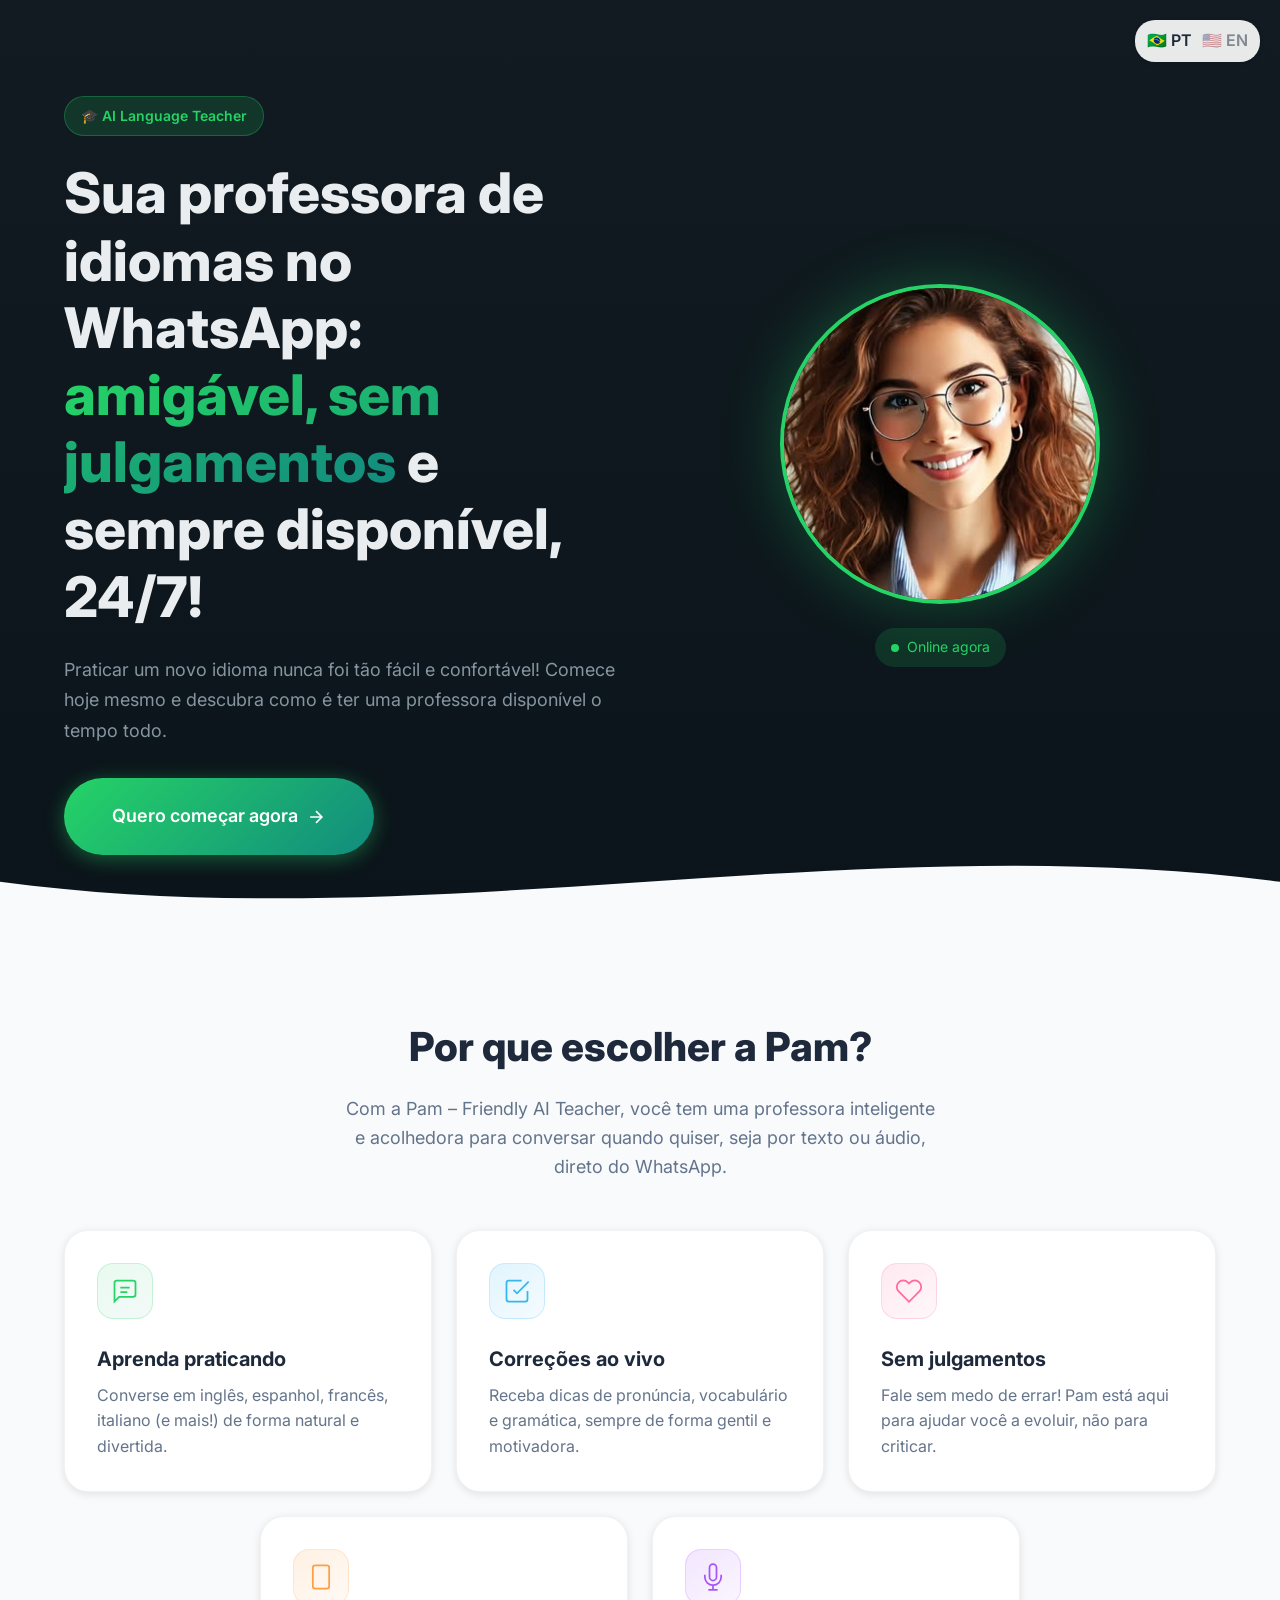
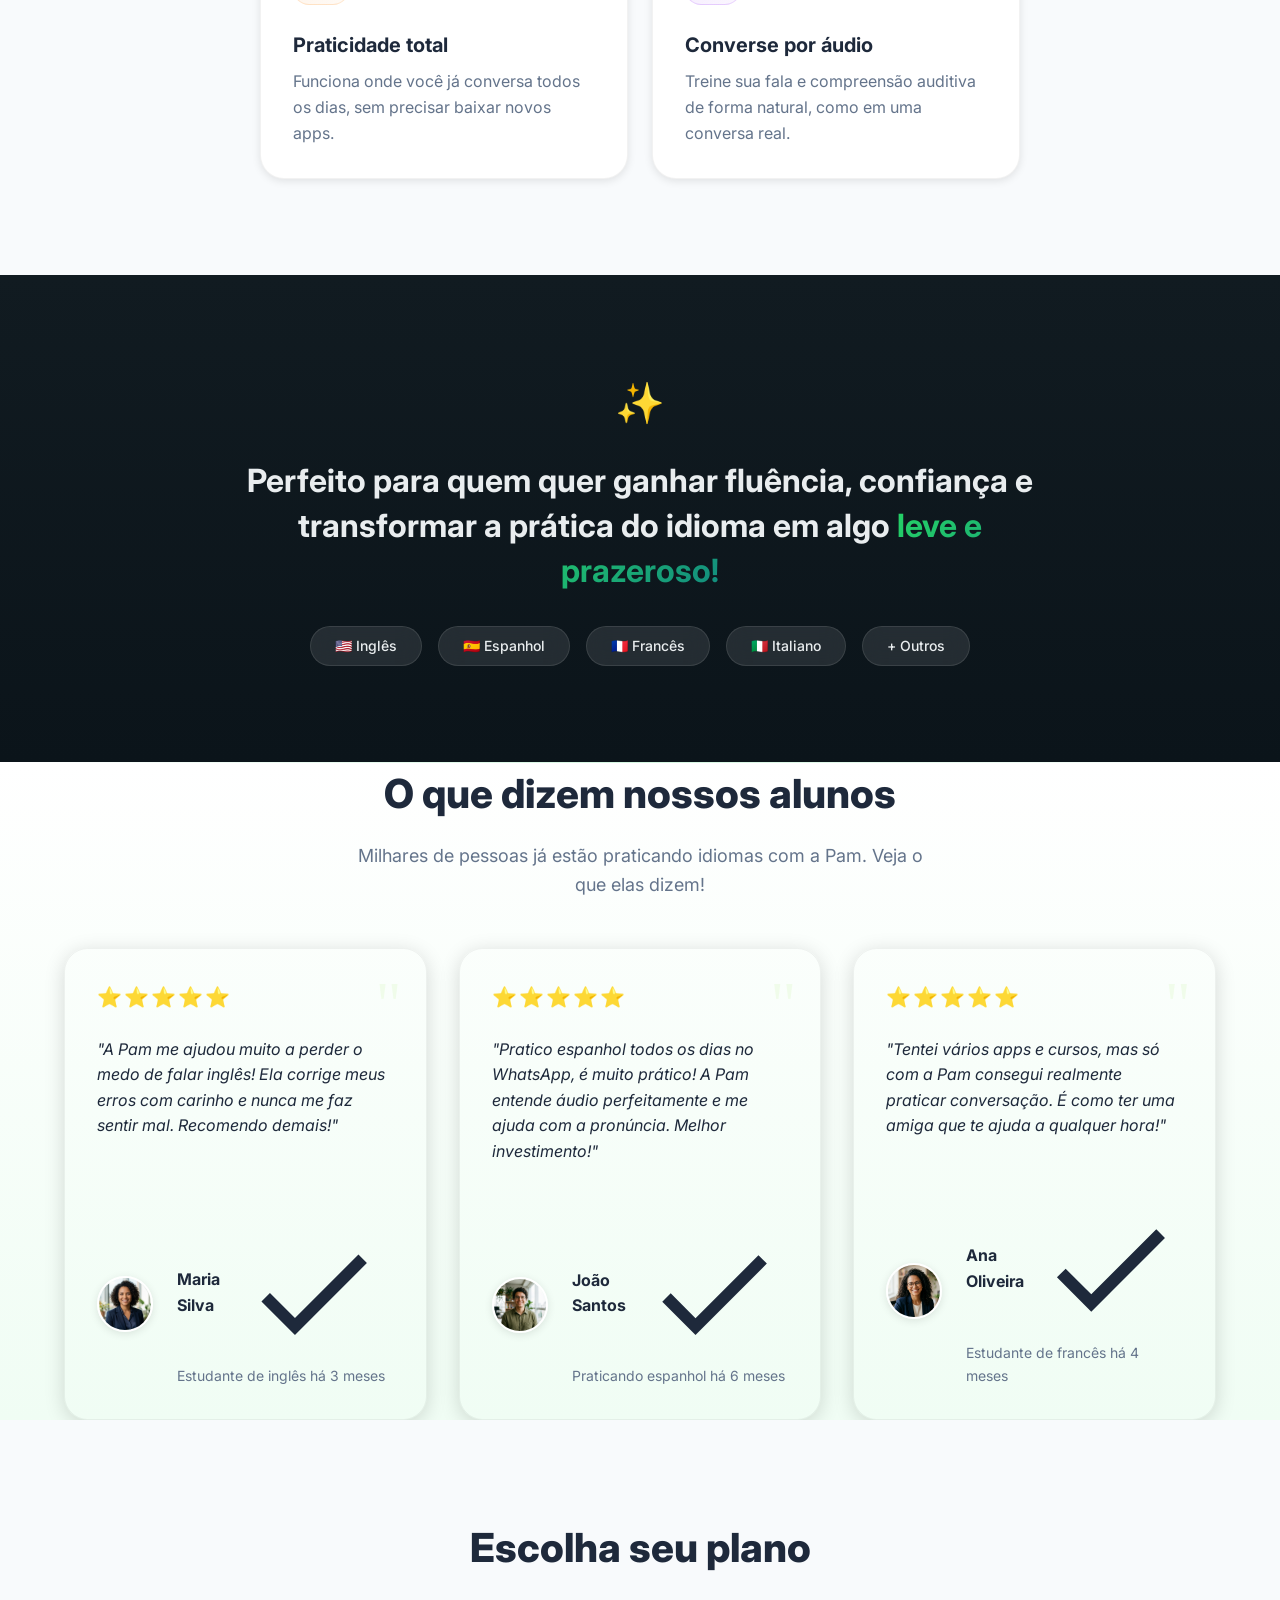
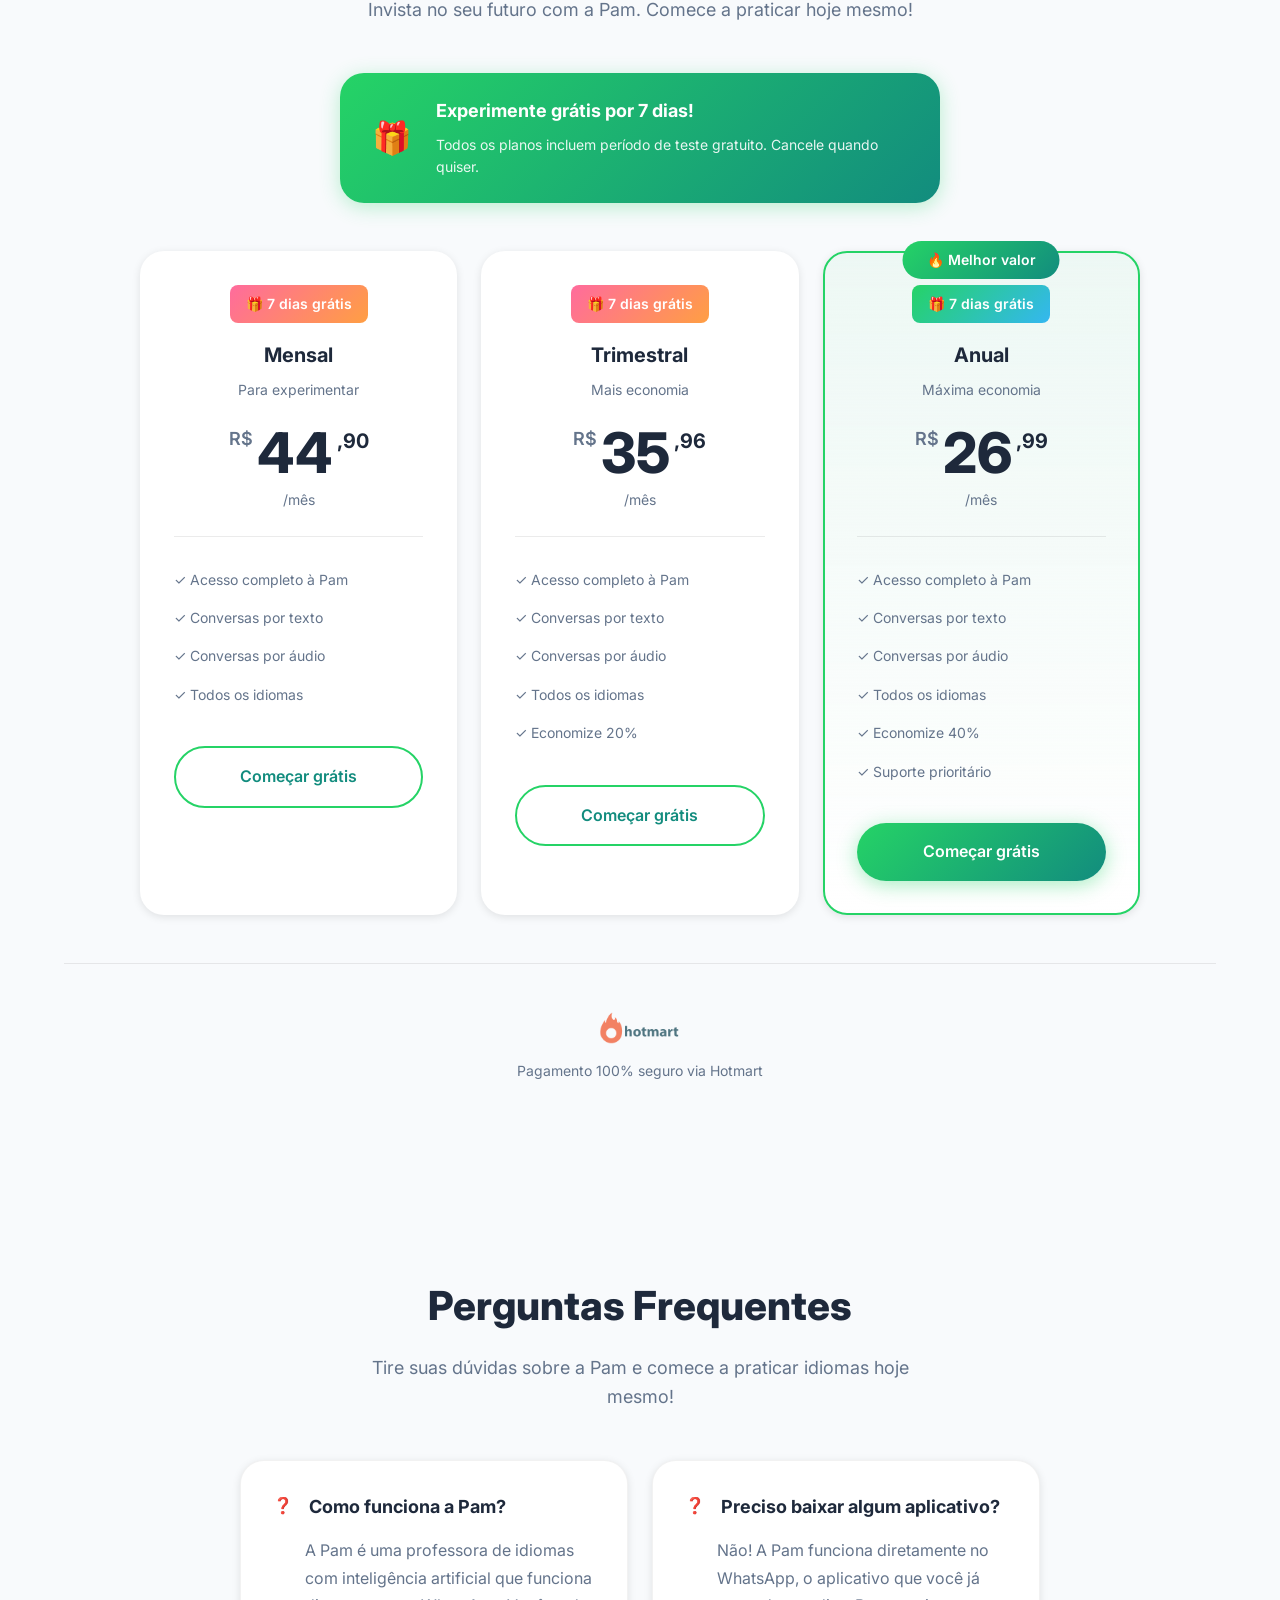
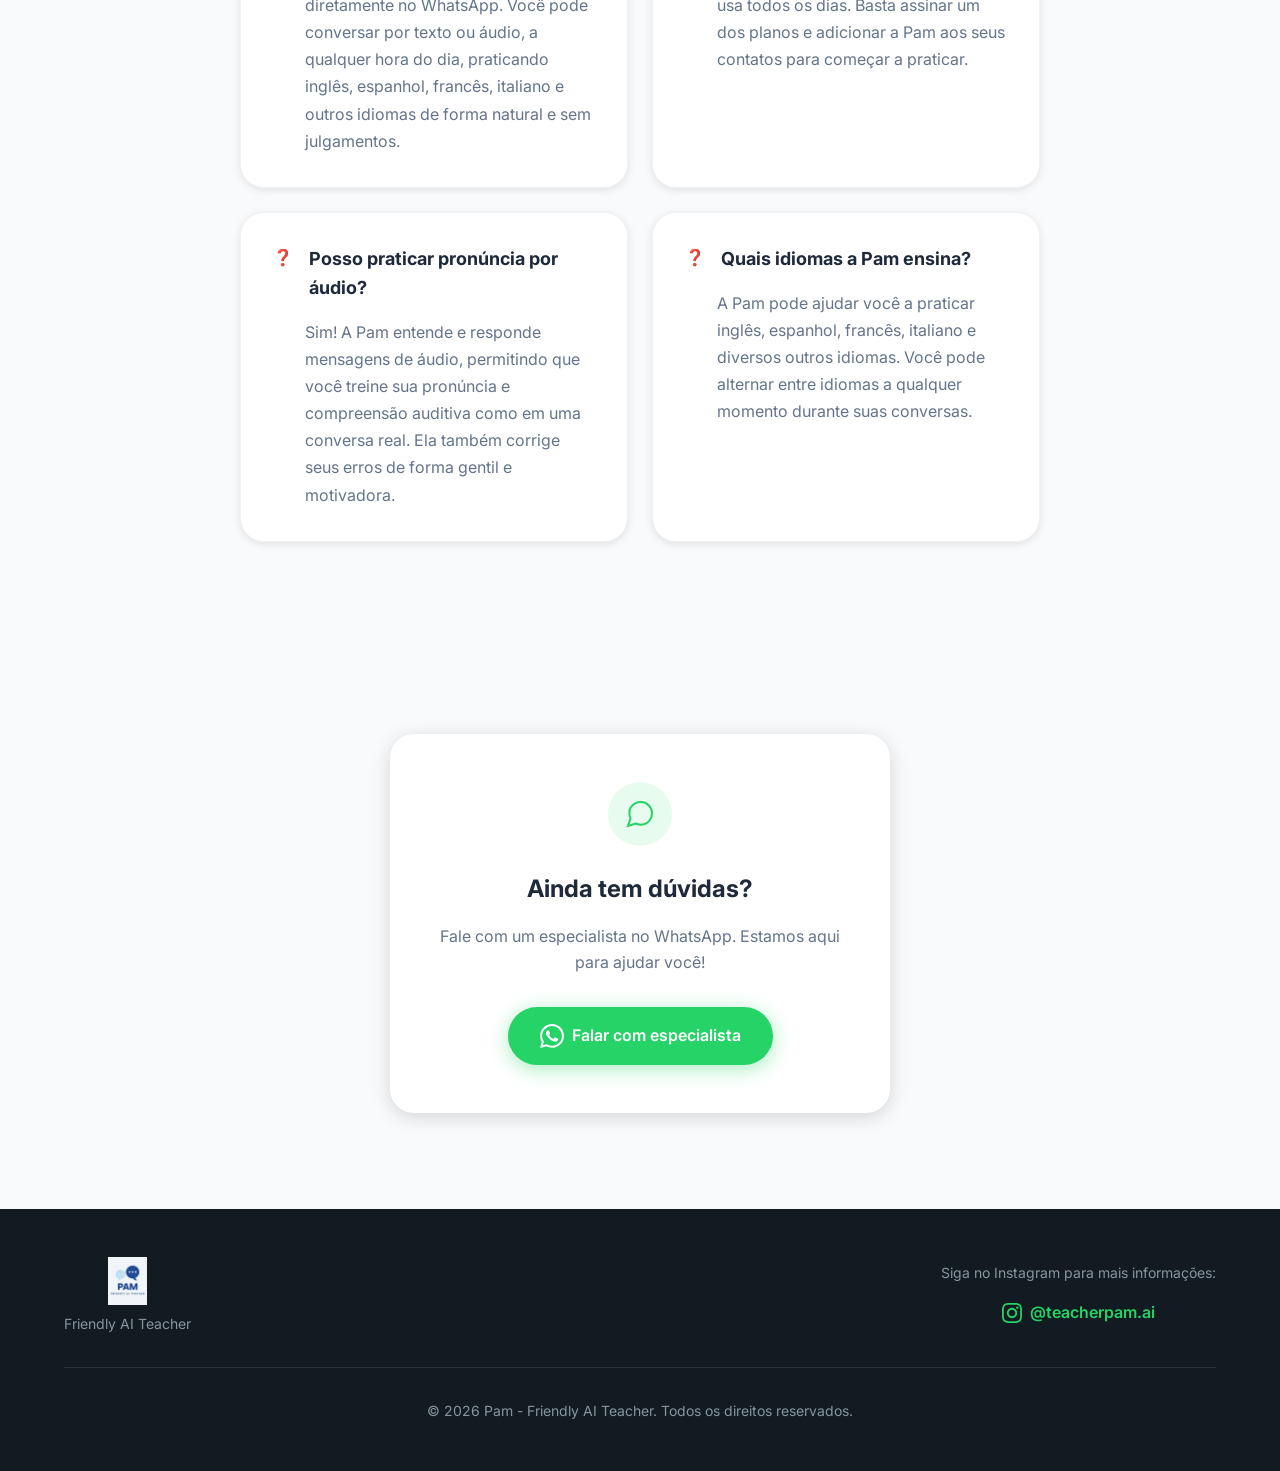
<file: index.html>
<!DOCTYPE html>
<html lang="pt-BR">

<head>
    <meta charset="UTF-8">
    <meta name="viewport" content="width=device-width, initial-scale=1.0">

    <!-- Google tag (gtag.js) -->
    <script async src="https://www.googletagmanager.com/gtag/js?id=G-CG4NJTFNLM"></script>
    <script>
        window.dataLayer = window.dataLayer || [];
        function gtag() { dataLayer.push(arguments); }
        gtag('js', new Date());

        gtag('config', 'G-CG4NJTFNLM');
    </script>


    <!-- Primary SEO -->
    <title>Pam - Friendly AI Teacher | Sua Professora de Idiomas no WhatsApp</title>
    <meta name="description"
        content="Pam - Sua professora de idiomas no WhatsApp. Aprenda inglês, espanhol, francês e italiano de forma amigável, sem julgamentos e disponível 24/7. Pratique por texto e áudio!">
    <meta name="keywords"
        content="aprender inglês, professora de idiomas, WhatsApp, IA, inteligência artificial, curso de inglês, fluência, espanhol, francês, italiano">
    <meta name="author" content="Pam - Friendly AI Teacher">
    <meta name="robots" content="index, follow">
    <meta name="theme-color" content="#25D366">

    <!-- Language & Locale -->
    <link rel="canonical" href="https://teacherpamai.lmfhubtech.com/">
    <meta property="og:locale" content="pt_BR">
    <link rel="alternate" hreflang="pt-BR" href="https://teacherpamai.lmfhubtech.com/">
    <link rel="alternate" hreflang="en" href="https://teacherpamai.lmfhubtech.com/en/">
    <link rel="alternate" hreflang="x-default" href="https://teacherpamai.lmfhubtech.com/">

    <!-- Open Graph / Facebook -->
    <meta property="og:type" content="website">
    <meta property="og:url" content="https://teacherpamai.lmfhubtech.com/">
    <meta property="og:title" content="Pam - Friendly AI Teacher | Sua Professora de Idiomas no WhatsApp">
    <meta property="og:description"
        content="Praticar um novo idioma nunca foi tão fácil! Professora disponível 24/7, sem julgamentos. Aprenda inglês, espanhol, francês e italiano pelo WhatsApp.">
    <meta property="og:image" content="https://teacherpamai.lmfhubtech.com/images/pam_profile.jpg">
    <meta property="og:image:width" content="1200">
    <meta property="og:image:height" content="630">
    <meta property="og:site_name" content="Pam - Friendly AI Teacher">

    <!-- Twitter Card -->
    <meta name="twitter:card" content="summary_large_image">
    <meta name="twitter:url" content="https://teacherpamai.lmfhubtech.com/">
    <meta name="twitter:title" content="Pam - Friendly AI Teacher | Sua Professora de Idiomas no WhatsApp">
    <meta name="twitter:description"
        content="Praticar um novo idioma nunca foi tão fácil! Professora disponível 24/7, sem julgamentos.">
    <meta name="twitter:image" content="https://teacherpamai.lmfhubtech.com/images/pam_profile.jpg">

    <!-- Favicon -->
    <link rel="icon" type="image/webp" href="images/pam_logo.webp">
    <link rel="apple-touch-icon" href="images/pam_logo.webp">

    <!-- Preconnect & Preload for Performance -->
    <link rel="preconnect" href="https://fonts.googleapis.com">
    <link rel="preconnect" href="https://fonts.gstatic.com" crossorigin>
    <link rel="preload" href="https://fonts.googleapis.com/css2?family=Inter:wght@400;500;600;700;800&display=swap"
        as="style">
    <link rel="preload" href="images/pam_profile.jpg" as="image">
    <link href="https://fonts.googleapis.com/css2?family=Inter:wght@400;500;600;700;800&display=swap" rel="stylesheet">

    <!-- Styles -->
    <link rel="stylesheet" href="styles/main.css">
    <style>
        /* Language Switcher Styles */
        .lang-switcher {
            position: absolute;
            top: 20px;
            right: 20px;
            z-index: 1000;
            display: flex;
            gap: 10px;
            background: rgba(255, 255, 255, 0.9);
            padding: 8px 12px;
            border-radius: 20px;
            box-shadow: 0 2px 5px rgba(0, 0, 0, 0.1);
        }

        .lang-switcher a {
            font-weight: 600;
            opacity: 0.5;
            transition: opacity 0.3s;
        }

        .lang-switcher a.active {
            opacity: 1;
        }

        .lang-switcher a:hover {
            opacity: 1;
        }

        .lang-switcher a {
            text-decoration: none !important;
        }
    </style>

    <!-- Schema.org Structured Data -->
    <script type="application/ld+json">
    {
        "@context": "https://schema.org",
        "@type": "Product",
        "name": "Pam - Friendly AI Teacher",
        "description": "Professora de idiomas com inteligência artificial disponível 24/7 no WhatsApp. Aprenda inglês, espanhol, francês e italiano de forma amigável e sem julgamentos.",
        "image": "https://teacherpamai.lmfhubtech.com/images/pam_profile.jpg",
        "brand": {
            "@type": "Brand",
            "name": "Pam - Friendly AI Teacher"
        },
        "offers": [
            {
                "@type": "Offer",
                "name": "Plano Mensal",
                "price": "44.90",
                "priceCurrency": "BRL",
                "availability": "https://schema.org/InStock"
            },
            {
                "@type": "Offer",
                "name": "Plano Trimestral",
                "price": "35.96",
                "priceCurrency": "BRL",
                "availability": "https://schema.org/InStock"
            },
            {
                "@type": "Offer",
                "name": "Plano Anual",
                "price": "26.99",
                "priceCurrency": "BRL",
                "availability": "https://schema.org/InStock"
            }
        ]
    }
    </script>

    <!-- Organization Schema -->
    <script type="application/ld+json">
    {
        "@context": "https://schema.org",
        "@type": "Organization",
        "name": "Pam - Friendly AI Teacher",
        "url": "https://teacherpamai.lmfhubtech.com",
        "logo": "https://teacherpamai.lmfhubtech.com/images/pam_logo.webp",
        "sameAs": [
            "https://instagram.com/teacherpam.ai"
        ],
        "contactPoint": {
            "@type": "ContactPoint",
            "contactType": "customer service",
            "url": "https://wa.me/5511973829135",
            "availableLanguage": ["Portuguese", "English"]
        }
    }
    </script>
</head>

<body>
    <div class="lang-switcher">
        <a href="#" class="active">🇧🇷 PT</a>
        <a href="en/">🇺🇸 EN</a>
    </div>
    <!-- ======================== HERO SECTION ======================== -->
    <header class="hero" id="hero">
        <div class="hero__container">
            <div class="hero__content">
                <span class="hero__badge">🎓 AI Language Teacher</span>
                <h1 class="hero__title">
                    Sua professora de idiomas no WhatsApp:
                    <span class="highlight">amigável, sem julgamentos</span> e sempre disponível, 24/7!
                </h1>
                <p class="hero__subtitle">
                    Praticar um novo idioma nunca foi tão fácil e confortável!
                    Comece hoje mesmo e descubra como é ter uma professora disponível o tempo todo.
                </p>
                <a href="#pricing" class="btn btn--primary btn--large">
                    <span>Quero começar agora</span>
                    <svg width="20" height="20" viewBox="0 0 24 24" fill="none" stroke="currentColor" stroke-width="2">
                        <path d="M5 12h14M12 5l7 7-7 7" />
                    </svg>
                </a>
            </div>
            <div class="hero__visual">
                <div class="hero__image-wrapper">
                    <img src="images/pam_profile.jpg" alt="Pam - Sua professora de idiomas" class="hero__image">
                    <div class="hero__glow"></div>
                </div>
                <div class="hero__status">
                    <span class="status-dot"></span>
                    Online agora
                </div>
            </div>
        </div>
        <div class="hero__wave">
            <svg viewBox="0 0 1440 120" preserveAspectRatio="none">
                <path d="M0,64 C480,150 960,-20 1440,64 L1440,120 L0,120 Z" fill="var(--bg-light)" />
            </svg>
        </div>
    </header>

    <!-- ======================== VALUE PROPOSITION ======================== -->
    <section class="features" id="features">
        <div class="container">
            <div class="features__intro fade-in">
                <h2 class="section-title">Por que escolher a Pam?</h2>
                <p class="section-subtitle">
                    Com a Pam – Friendly AI Teacher, você tem uma professora inteligente e acolhedora
                    para conversar quando quiser, seja por texto ou áudio, direto do WhatsApp.
                </p>
            </div>

            <div class="features__grid">
                <!-- Feature 1 -->
                <div class="feature-card fade-in">
                    <div class="feature-card__icon">
                        <svg viewBox="0 0 24 24" fill="none" stroke="currentColor" stroke-width="1.5">
                            <path d="M21 15a2 2 0 0 1-2 2H7l-4 4V5a2 2 0 0 1 2-2h14a2 2 0 0 1 2 2z" />
                            <path d="M8 9h8M8 13h6" />
                        </svg>
                    </div>
                    <h3 class="feature-card__title">Aprenda praticando</h3>
                    <p class="feature-card__text">
                        Converse em inglês, espanhol, francês, italiano (e mais!) de forma natural e divertida.
                    </p>
                </div>

                <!-- Feature 2 -->
                <div class="feature-card fade-in">
                    <div class="feature-card__icon feature-card__icon--blue">
                        <svg viewBox="0 0 24 24" fill="none" stroke="currentColor" stroke-width="1.5">
                            <path d="M9 11l3 3L22 4" />
                            <path d="M21 12v7a2 2 0 0 1-2 2H5a2 2 0 0 1-2-2V5a2 2 0 0 1 2-2h11" />
                        </svg>
                    </div>
                    <h3 class="feature-card__title">Correções ao vivo</h3>
                    <p class="feature-card__text">
                        Receba dicas de pronúncia, vocabulário e gramática, sempre de forma gentil e motivadora.
                    </p>
                </div>

                <!-- Feature 3 -->
                <div class="feature-card fade-in">
                    <div class="feature-card__icon feature-card__icon--pink">
                        <svg viewBox="0 0 24 24" fill="none" stroke="currentColor" stroke-width="1.5">
                            <path
                                d="M20.84 4.61a5.5 5.5 0 0 0-7.78 0L12 5.67l-1.06-1.06a5.5 5.5 0 0 0-7.78 7.78l1.06 1.06L12 21.23l7.78-7.78 1.06-1.06a5.5 5.5 0 0 0 0-7.78z" />
                        </svg>
                    </div>
                    <h3 class="feature-card__title">Sem julgamentos</h3>
                    <p class="feature-card__text">
                        Fale sem medo de errar! Pam está aqui para ajudar você a evoluir, não para criticar.
                    </p>
                </div>

                <!-- Feature 4 -->
                <div class="feature-card fade-in">
                    <div class="feature-card__icon feature-card__icon--orange">
                        <svg viewBox="0 0 24 24" fill="none" stroke="currentColor" stroke-width="1.5">
                            <rect x="5" y="2" width="14" height="20" rx="2" ry="2" />
                            <line x1="12" y1="18" x2="12.01" y2="18" />
                        </svg>
                    </div>
                    <h3 class="feature-card__title">Praticidade total</h3>
                    <p class="feature-card__text">
                        Funciona onde você já conversa todos os dias, sem precisar baixar novos apps.
                    </p>
                </div>

                <!-- Feature 5 -->
                <div class="feature-card fade-in">
                    <div class="feature-card__icon feature-card__icon--purple">
                        <svg viewBox="0 0 24 24" fill="none" stroke="currentColor" stroke-width="1.5">
                            <path d="M12 1a3 3 0 0 0-3 3v8a3 3 0 0 0 6 0V4a3 3 0 0 0-3-3z" />
                            <path d="M19 10v2a7 7 0 0 1-14 0v-2" />
                            <line x1="12" y1="19" x2="12" y2="23" />
                            <line x1="8" y1="23" x2="16" y2="23" />
                        </svg>
                    </div>
                    <h3 class="feature-card__title">Converse por áudio</h3>
                    <p class="feature-card__text">
                        Treine sua fala e compreensão auditiva de forma natural, como em uma conversa real.
                    </p>
                </div>
            </div>
        </div>
    </section>

    <!-- ======================== TRANSFORMATION SECTION ======================== -->
    <section class="transformation">
        <div class="container">
            <div class="transformation__content fade-in">
                <div class="transformation__icon">✨</div>
                <h2 class="transformation__title">
                    Perfeito para quem quer ganhar fluência, confiança e transformar a prática do idioma em algo
                    <span class="highlight">leve e prazeroso!</span>
                </h2>
                <div class="transformation__badges">
                    <span class="badge">🇺🇸 Inglês</span>
                    <span class="badge">🇪🇸 Espanhol</span>
                    <span class="badge">🇫🇷 Francês</span>
                    <span class="badge">🇮🇹 Italiano</span>
                    <span class="badge">+ Outros</span>
                </div>
            </div>
        </div>
    </section>

    <!-- ======================== TESTIMONIALS SECTION ======================== -->
    <section class="testimonials" id="testimonials">
        <div class="container">
            <div class="testimonials__header fade-in">
                <h2 class="section-title">O que dizem nossos alunos</h2>
                <p class="section-subtitle">
                    Milhares de pessoas já estão praticando idiomas com a Pam. Veja o que elas dizem!
                </p>
            </div>

            <div class="testimonials__grid">
                <div class="testimonial-card fade-in">
                    <div class="testimonial-card__quote-icon">"</div>
                    <div class="testimonial-card__stars">⭐⭐⭐⭐⭐</div>
                    <p class="testimonial-card__text">
                        "A Pam me ajudou muito a perder o medo de falar inglês! Ela corrige meus erros com carinho e
                        nunca me faz sentir mal. Recomendo demais!"
                    </p>
                    <div class="testimonial-card__author">
                        <img src="images/avatars/maria.png" alt="Foto de Maria Silva" class="testimonial-card__avatar"
                            loading="lazy">
                        <div class="testimonial-card__info">
                            <div class="testimonial-card__name-row">
                                <strong>Maria Silva</strong>
                                <svg class="verified-badge" viewBox="0 0 24 24" fill="currentColor">
                                    <path d="M9 16.17L4.83 12l-1.42 1.41L9 19 21 7l-1.41-1.41z" />
                                </svg>
                            </div>
                            <span>Estudante de inglês há 3 meses</span>
                        </div>
                    </div>
                </div>

                <div class="testimonial-card fade-in">
                    <div class="testimonial-card__quote-icon">"</div>
                    <div class="testimonial-card__stars">⭐⭐⭐⭐⭐</div>
                    <p class="testimonial-card__text">
                        "Pratico espanhol todos os dias no WhatsApp, é muito prático! A Pam entende áudio perfeitamente
                        e me ajuda com a pronúncia. Melhor investimento!"
                    </p>
                    <div class="testimonial-card__author">
                        <img src="images/avatars/joao.png" alt="Foto de João Santos" class="testimonial-card__avatar"
                            loading="lazy">
                        <div class="testimonial-card__info">
                            <div class="testimonial-card__name-row">
                                <strong>João Santos</strong>
                                <svg class="verified-badge" viewBox="0 0 24 24" fill="currentColor">
                                    <path d="M9 16.17L4.83 12l-1.42 1.41L9 19 21 7l-1.41-1.41z" />
                                </svg>
                            </div>
                            <span>Praticando espanhol há 6 meses</span>
                        </div>
                    </div>
                </div>

                <div class="testimonial-card fade-in">
                    <div class="testimonial-card__quote-icon">"</div>
                    <div class="testimonial-card__stars">⭐⭐⭐⭐⭐</div>
                    <p class="testimonial-card__text">
                        "Tentei vários apps e cursos, mas só com a Pam consegui realmente praticar conversação.
                        É como ter uma amiga que te ajuda a qualquer hora!"
                    </p>
                    <div class="testimonial-card__author">
                        <img src="images/avatars/ana.png" alt="Foto de Ana Oliveira" class="testimonial-card__avatar"
                            loading="lazy">
                        <div class="testimonial-card__info">
                            <div class="testimonial-card__name-row">
                                <strong>Ana Oliveira</strong>
                                <svg class="verified-badge" viewBox="0 0 24 24" fill="currentColor">
                                    <path d="M9 16.17L4.83 12l-1.42 1.41L9 19 21 7l-1.41-1.41z" />
                                </svg>
                            </div>
                            <span>Estudante de francês há 4 meses</span>
                        </div>
                    </div>
                </div>
            </div>
        </div>
    </section>


    <!-- ======================== PRICING SECTION ======================== -->
    <section class="pricing" id="pricing">
        <div class="container">
            <div class="pricing__header fade-in">
                <h2 class="section-title">Escolha seu plano</h2>
                <p class="section-subtitle">
                    Invista no seu futuro com a Pam. Comece a praticar hoje mesmo!
                </p>
            </div>

            <!-- Free Trial Banner -->
            <div class="pricing__free-banner fade-in">
                <span class="free-banner__icon">🎁</span>
                <div class="free-banner__content">
                    <strong>Experimente grátis por 7 dias!</strong>
                    <p>Todos os planos incluem período de teste gratuito. Cancele quando quiser.</p>
                </div>
            </div>

            <div class="pricing__grid">
                <!-- Monthly Plan -->
                <div class="pricing-card fade-in">
                    <div class="pricing-card__free-trial">🎁 7 dias grátis</div>
                    <div class="pricing-card__header">
                        <h3 class="pricing-card__name">Mensal</h3>
                        <p class="pricing-card__desc">Para experimentar</p>
                    </div>
                    <div class="pricing-card__price">
                        <span class="currency">R$</span>
                        <span class="amount">44</span>
                        <span class="cents">,90</span>
                        <span class="period">/mês</span>
                    </div>
                    <ul class="pricing-card__features">
                        <li>✓ Acesso completo à Pam</li>
                        <li>✓ Conversas por texto</li>
                        <li>✓ Conversas por áudio</li>
                        <li>✓ Todos os idiomas</li>
                    </ul>
                    <a href="https://pay.hotmart.com/C100588038X?off=pun55wo5"
                        class="btn btn--outline" target="_blank" rel="noopener noreferrer">
                        Começar grátis
                    </a>
                </div>

                <!-- Quarterly Plan -->
                <div class="pricing-card fade-in">
                    <div class="pricing-card__free-trial">🎁 7 dias grátis</div>
                    <div class="pricing-card__header">
                        <h3 class="pricing-card__name">Trimestral</h3>
                        <p class="pricing-card__desc">Mais economia</p>
                    </div>
                    <div class="pricing-card__price">
                        <span class="currency">R$</span>
                        <span class="amount">35</span>
                        <span class="cents">,96</span>
                        <span class="period">/mês</span>
                    </div>
                    <ul class="pricing-card__features">
                        <li>✓ Acesso completo à Pam</li>
                        <li>✓ Conversas por texto</li>
                        <li>✓ Conversas por áudio</li>
                        <li>✓ Todos os idiomas</li>
                        <li>✓ Economize 20%</li>
                    </ul>
                    <a href="https://pay.hotmart.com/C100588038X?off=7x356iu5"
                        class="btn btn--outline" target="_blank" rel="noopener noreferrer">
                        Começar grátis
                    </a>
                </div>

                <!-- Annual Plan (Featured) -->
                <div class="pricing-card pricing-card--featured fade-in">
                    <div class="pricing-card__badge">🔥 Melhor valor</div>
                    <div class="pricing-card__free-trial pricing-card__free-trial--featured">🎁 7 dias grátis</div>
                    <div class="pricing-card__header">
                        <h3 class="pricing-card__name">Anual</h3>
                        <p class="pricing-card__desc">Máxima economia</p>
                    </div>
                    <div class="pricing-card__price">
                        <span class="currency">R$</span>
                        <span class="amount">26</span>
                        <span class="cents">,99</span>
                        <span class="period">/mês</span>
                    </div>
                    <ul class="pricing-card__features">
                        <li>✓ Acesso completo à Pam</li>
                        <li>✓ Conversas por texto</li>
                        <li>✓ Conversas por áudio</li>
                        <li>✓ Todos os idiomas</li>
                        <li>✓ Economize 40%</li>
                        <li>✓ Suporte prioritário</li>
                    </ul>
                    <a href="https://pay.hotmart.com/C100588038X?off=1g2hrb3i"
                        class="btn btn--primary" target="_blank" rel="noopener noreferrer">
                        Começar grátis
                    </a>
                </div>
            </div>

            <!-- Trust Badge -->
            <div class="pricing__trust fade-in">
                <img src="images/hotmart_logo.png" alt="Logo da Hotmart - Plataforma de pagamento seguro e confiável"
                    class="trust-logo" loading="lazy">
                <p>Pagamento 100% seguro via Hotmart</p>
            </div>
        </div>
    </section>

    <!-- ======================== FAQ SECTION ======================== -->
    <section class="faq" id="faq">
        <div class="container">
            <div class="faq__header fade-in">
                <h2 class="section-title">Perguntas Frequentes</h2>
                <p class="section-subtitle">
                    Tire suas dúvidas sobre a Pam e comece a praticar idiomas hoje mesmo!
                </p>
            </div>

            <div class="faq__grid">
                <div class="faq-item fade-in">
                    <h3 class="faq-item__question">Como funciona a Pam?</h3>
                    <p class="faq-item__answer">
                        A Pam é uma professora de idiomas com inteligência artificial que funciona diretamente no
                        WhatsApp.
                        Você pode conversar por texto ou áudio, a qualquer hora do dia, praticando inglês, espanhol,
                        francês,
                        italiano e outros idiomas de forma natural e sem julgamentos.
                    </p>
                </div>

                <div class="faq-item fade-in">
                    <h3 class="faq-item__question">Preciso baixar algum aplicativo?</h3>
                    <p class="faq-item__answer">
                        Não! A Pam funciona diretamente no WhatsApp, o aplicativo que você já usa todos os dias.
                        Basta assinar um dos planos e adicionar a Pam aos seus contatos para começar a praticar.
                    </p>
                </div>

                <div class="faq-item fade-in">
                    <h3 class="faq-item__question">Posso praticar pronúncia por áudio?</h3>
                    <p class="faq-item__answer">
                        Sim! A Pam entende e responde mensagens de áudio, permitindo que você treine sua pronúncia
                        e compreensão auditiva como em uma conversa real. Ela também corrige seus erros de forma gentil
                        e motivadora.
                    </p>
                </div>

                <div class="faq-item fade-in">
                    <h3 class="faq-item__question">Quais idiomas a Pam ensina?</h3>
                    <p class="faq-item__answer">
                        A Pam pode ajudar você a praticar inglês, espanhol, francês, italiano e diversos outros idiomas.
                        Você pode alternar entre idiomas a qualquer momento durante suas conversas.
                    </p>
                </div>
            </div>
        </div>
    </section>

    <!-- FAQ Schema -->
    <script type="application/ld+json">
    {
        "@context": "https://schema.org",
        "@type": "FAQPage",
        "mainEntity": [
            {
                "@type": "Question",
                "name": "Como funciona a Pam?",
                "acceptedAnswer": {
                    "@type": "Answer",
                    "text": "A Pam é uma professora de idiomas com inteligência artificial que funciona diretamente no WhatsApp. Você pode conversar por texto ou áudio, a qualquer hora do dia, praticando inglês, espanhol, francês, italiano e outros idiomas de forma natural e sem julgamentos."
                }
            },
            {
                "@type": "Question",
                "name": "Preciso baixar algum aplicativo?",
                "acceptedAnswer": {
                    "@type": "Answer",
                    "text": "Não! A Pam funciona diretamente no WhatsApp, o aplicativo que você já usa todos os dias. Basta assinar um dos planos e adicionar a Pam aos seus contatos para começar a praticar."
                }
            },
            {
                "@type": "Question",
                "name": "Posso praticar pronúncia por áudio?",
                "acceptedAnswer": {
                    "@type": "Answer",
                    "text": "Sim! A Pam entende e responde mensagens de áudio, permitindo que você treine sua pronúncia e compreensão auditiva como em uma conversa real. Ela também corrige seus erros de forma gentil e motivadora."
                }
            },
            {
                "@type": "Question",
                "name": "Quais idiomas a Pam ensina?",
                "acceptedAnswer": {
                    "@type": "Answer",
                    "text": "A Pam pode ajudar você a praticar inglês, espanhol, francês, italiano e diversos outros idiomas. Você pode alternar entre idiomas a qualquer momento durante suas conversas."
                }
            }
        ]
    }
    </script>

    <!-- ======================== FAQ / SUPPORT SECTION ======================== -->
    <section class="support" id="support">
        <div class="container">
            <div class="support__content fade-in">
                <div class="support__icon">
                    <svg viewBox="0 0 24 24" fill="none" stroke="currentColor" stroke-width="1.5">
                        <path
                            d="M21 11.5a8.38 8.38 0 0 1-.9 3.8 8.5 8.5 0 0 1-7.6 4.7 8.38 8.38 0 0 1-3.8-.9L3 21l1.9-5.7a8.38 8.38 0 0 1-.9-3.8 8.5 8.5 0 0 1 4.7-7.6 8.38 8.38 0 0 1 3.8-.9h.5a8.48 8.48 0 0 1 8 8v.5z" />
                    </svg>
                </div>
                <h2 class="support__title">Ainda tem dúvidas?</h2>
                <p class="support__text">
                    Fale com um especialista no WhatsApp. Estamos aqui para ajudar você!
                </p>
                <a href="https://wa.me/5511973829135?text=Ol%C3%A1%2C%20gostaria%20de%20saber%20mais%20sobre%20a%20Pam"
                    class="btn btn--whatsapp" target="_blank" rel="noopener noreferrer">
                    <svg viewBox="0 0 24 24" fill="currentColor" width="24" height="24">
                        <path
                            d="M17.472 14.382c-.297-.149-1.758-.867-2.03-.967-.273-.099-.471-.148-.67.15-.197.297-.767.966-.94 1.164-.173.199-.347.223-.644.075-.297-.15-1.255-.463-2.39-1.475-.883-.788-1.48-1.761-1.653-2.059-.173-.297-.018-.458.13-.606.134-.133.298-.347.446-.52.149-.174.198-.298.298-.497.099-.198.05-.371-.025-.52-.075-.149-.669-1.612-.916-2.207-.242-.579-.487-.5-.669-.51-.173-.008-.371-.01-.57-.01-.198 0-.52.074-.792.372-.272.297-1.04 1.016-1.04 2.479 0 1.462 1.065 2.875 1.213 3.074.149.198 2.096 3.2 5.077 4.487.709.306 1.262.489 1.694.625.712.227 1.36.195 1.871.118.571-.085 1.758-.719 2.006-1.413.248-.694.248-1.289.173-1.413-.074-.124-.272-.198-.57-.347m-5.421 7.403h-.004a9.87 9.87 0 01-5.031-1.378l-.361-.214-3.741.982.998-3.648-.235-.374a9.86 9.86 0 01-1.51-5.26c.001-5.45 4.436-9.884 9.888-9.884 2.64 0 5.122 1.03 6.988 2.898a9.825 9.825 0 012.893 6.994c-.003 5.45-4.437 9.884-9.885 9.884m8.413-18.297A11.815 11.815 0 0012.05 0C5.495 0 .16 5.335.157 11.892c0 2.096.547 4.142 1.588 5.945L.057 24l6.305-1.654a11.882 11.882 0 005.683 1.448h.005c6.554 0 11.89-5.335 11.893-11.893a11.821 11.821 0 00-3.48-8.413z" />
                    </svg>
                    Falar com especialista
                </a>
            </div>
        </div>
    </section>

    <!-- ======================== FOOTER ======================== -->
    <footer class="footer">
        <div class="container">
            <div class="footer__content">
                <div class="footer__brand">
                    <img src="images/pam_logo.webp" alt="Pam - Friendly AI Teacher Logo" class="footer__logo"
                        loading="lazy">
                    <p class="footer__tagline">Friendly AI Teacher</p>
                </div>
                <div class="footer__social">
                    <p>Siga no Instagram para mais informações:</p>
                    <a href="https://instagram.com/teacherpam.ai" class="footer__instagram" target="_blank"
                        rel="noopener noreferrer" rel="noopener">
                        <svg viewBox="0 0 24 24" fill="currentColor" width="20" height="20">
                            <path
                                d="M12 2.163c3.204 0 3.584.012 4.85.07 3.252.148 4.771 1.691 4.919 4.919.058 1.265.069 1.645.069 4.849 0 3.205-.012 3.584-.069 4.849-.149 3.225-1.664 4.771-4.919 4.919-1.266.058-1.644.07-4.85.07-3.204 0-3.584-.012-4.849-.07-3.26-.149-4.771-1.699-4.919-4.92-.058-1.265-.07-1.644-.07-4.849 0-3.204.013-3.583.07-4.849.149-3.227 1.664-4.771 4.919-4.919 1.266-.057 1.645-.069 4.849-.069zm0-2.163c-3.259 0-3.667.014-4.947.072-4.358.2-6.78 2.618-6.98 6.98-.059 1.281-.073 1.689-.073 4.948 0 3.259.014 3.668.072 4.948.2 4.358 2.618 6.78 6.98 6.98 1.281.058 1.689.072 4.948.072 3.259 0 3.668-.014 4.948-.072 4.354-.2 6.782-2.618 6.979-6.98.059-1.28.073-1.689.073-4.948 0-3.259-.014-3.667-.072-4.947-.196-4.354-2.617-6.78-6.979-6.98-1.281-.059-1.69-.073-4.949-.073zm0 5.838c-3.403 0-6.162 2.759-6.162 6.162s2.759 6.163 6.162 6.163 6.162-2.759 6.162-6.163c0-3.403-2.759-6.162-6.162-6.162zm0 10.162c-2.209 0-4-1.79-4-4 0-2.209 1.791-4 4-4s4 1.791 4 4c0 2.21-1.791 4-4 4zm6.406-11.845c-.796 0-1.441.645-1.441 1.44s.645 1.44 1.441 1.44c.795 0 1.439-.645 1.439-1.44s-.644-1.44-1.439-1.44z" />
                        </svg>
                        @teacherpam.ai
                    </a>
                </div>
            </div>
            <div class="footer__bottom">
                <p>&copy; 2026 Pam - Friendly AI Teacher. Todos os direitos reservados.</p>
            </div>
        </div>
    </footer>

    <!-- Scripts -->
    <script src="scripts/main.js"></script>
</body>

</html>
</file>
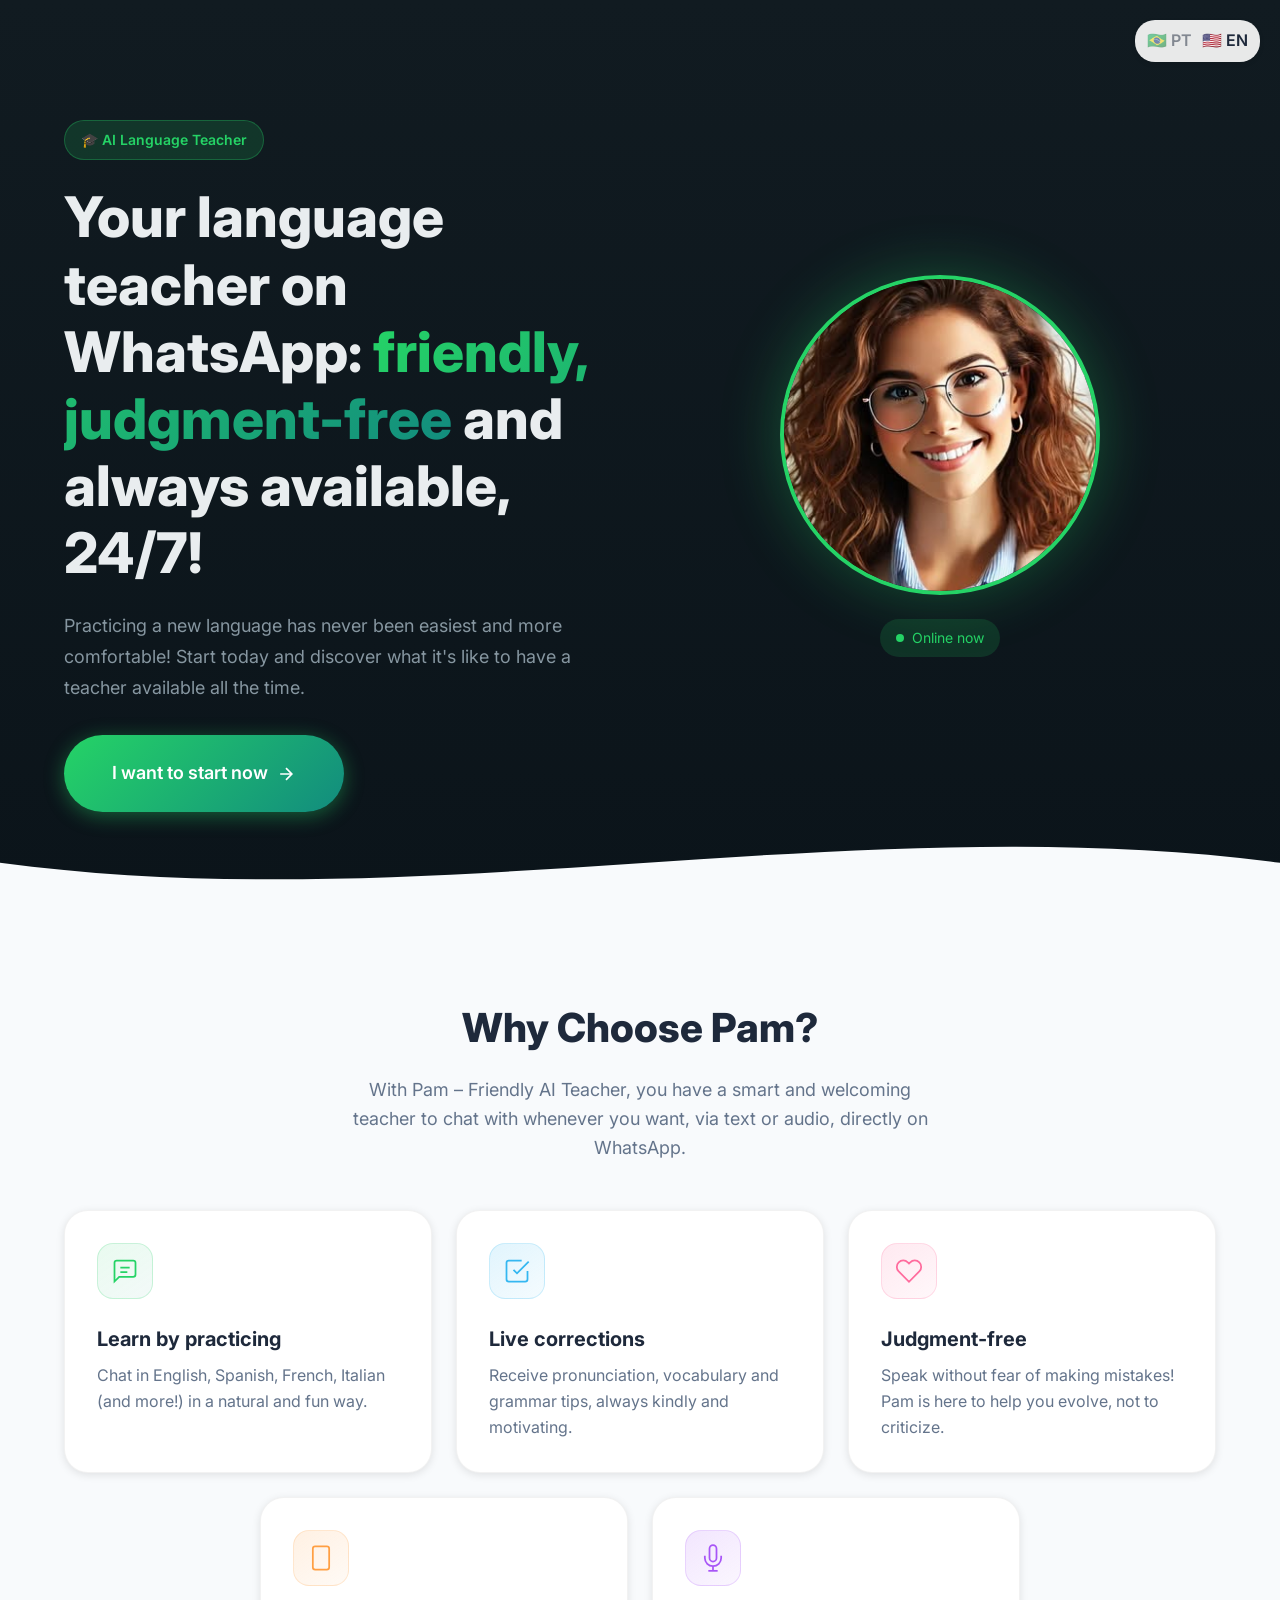
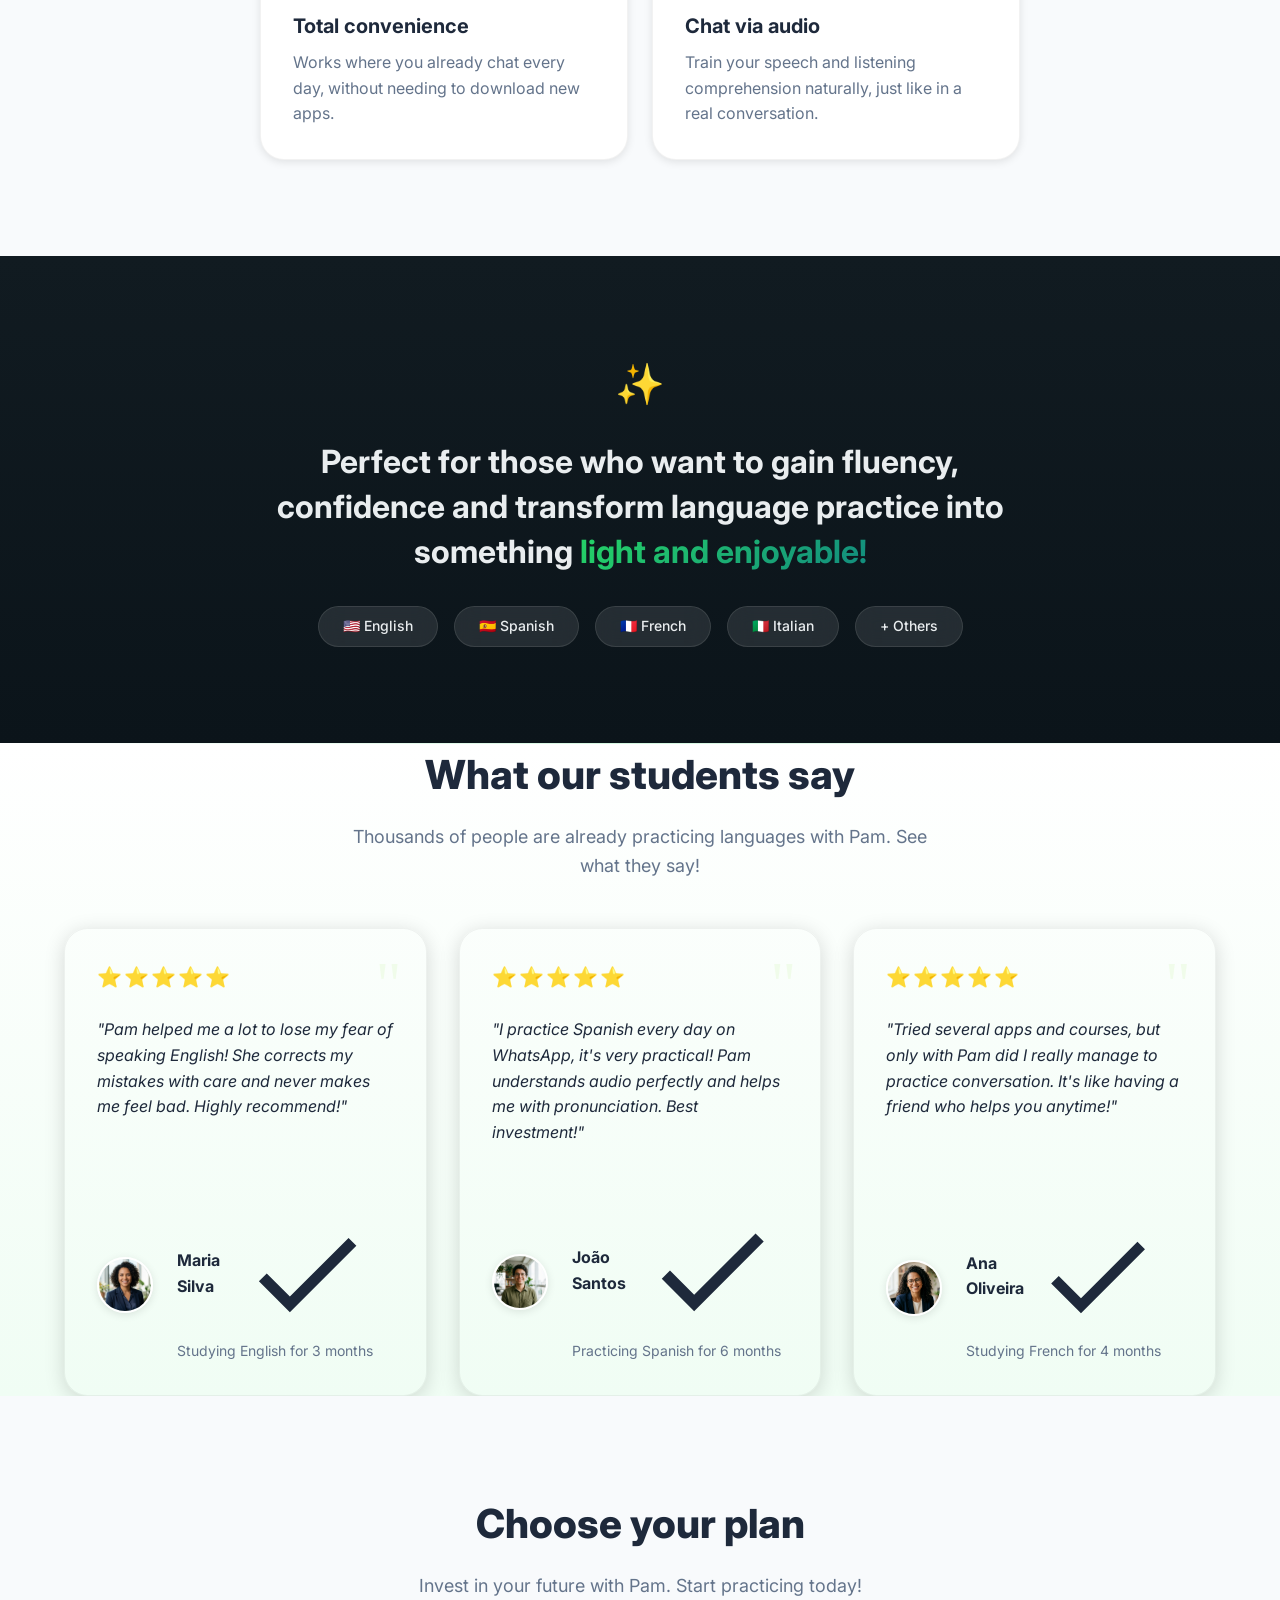
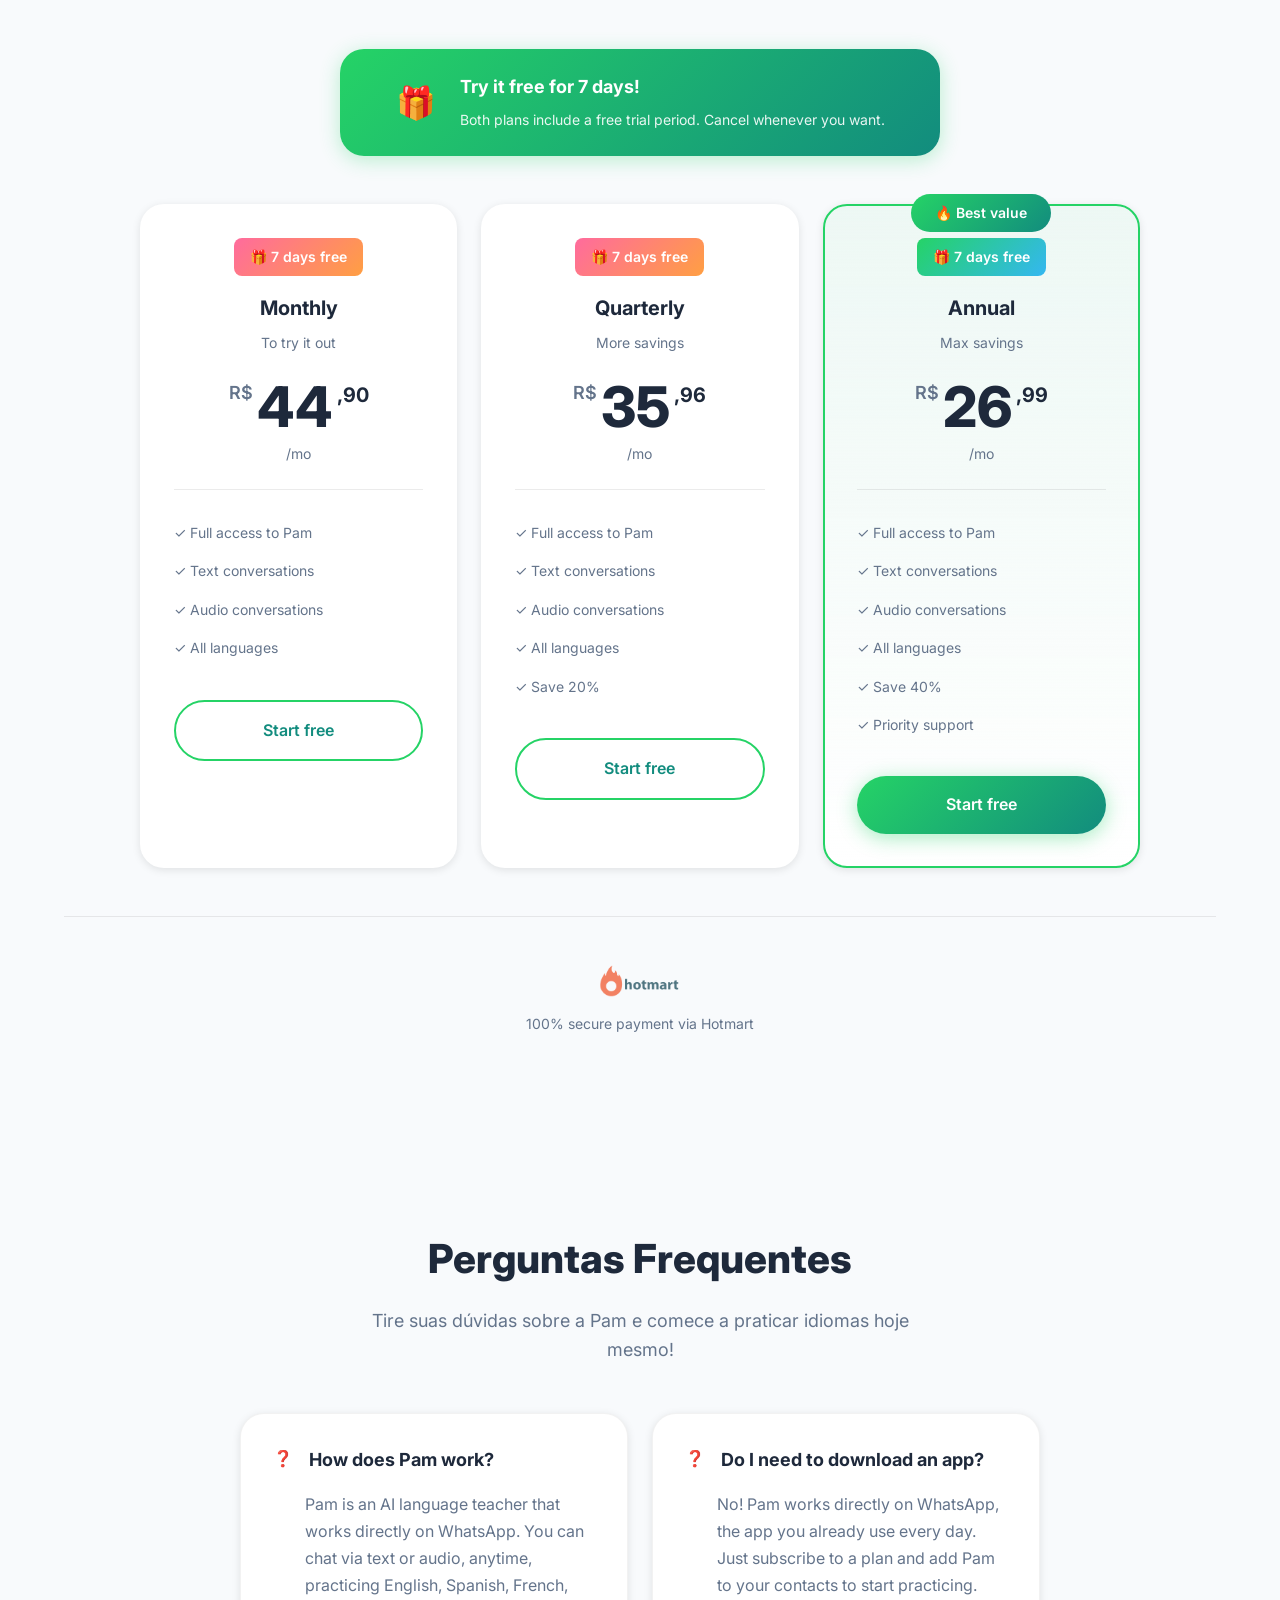
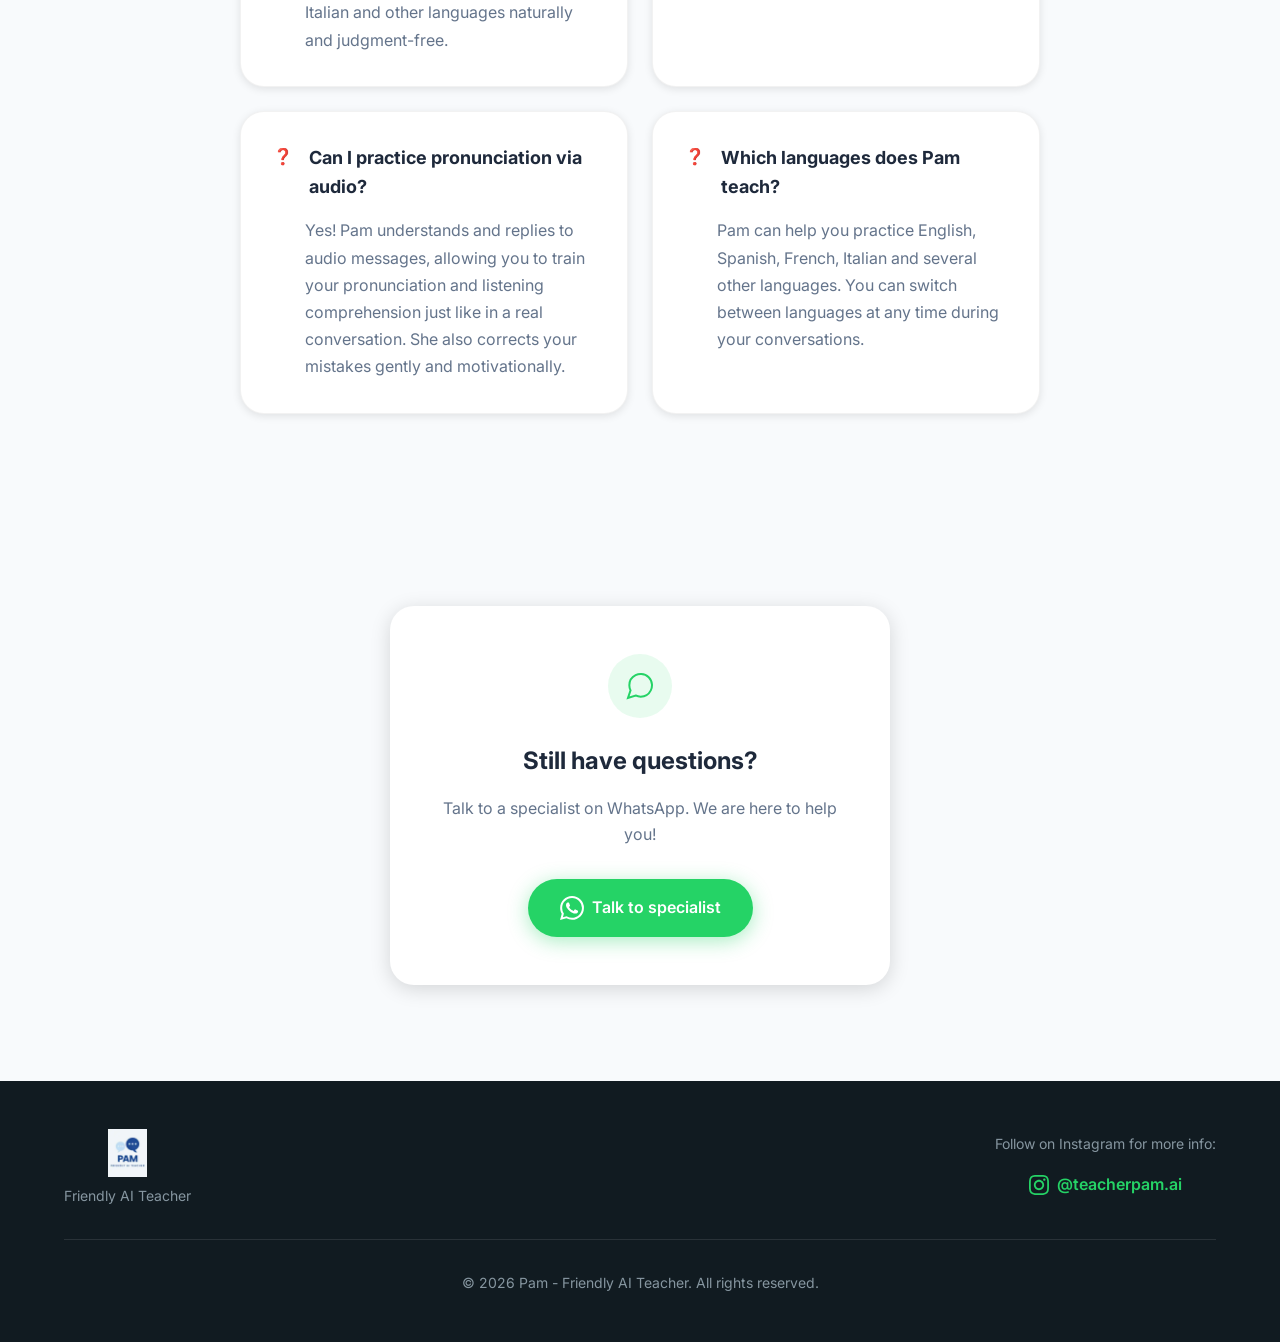
<file: en/index.html>
<!DOCTYPE html>
<html lang="en">

<head>
    <meta charset="UTF-8">
    <meta name="viewport" content="width=device-width, initial-scale=1.0">

    <!-- Google tag (gtag.js) -->
    <script async src="https://www.googletagmanager.com/gtag/js?id=G-CG4NJTFNLM"></script>
    <script>
        window.dataLayer = window.dataLayer || [];
        function gtag() { dataLayer.push(arguments); }
        gtag('js', new Date());

        gtag('config', 'G-CG4NJTFNLM');
    </script>


    <!-- Primary SEO -->
    <title>Pam - Friendly AI Teacher | Your Language Teacher on WhatsApp</title>
    <meta name="description"
        content="Pam - Your AI language teacher on WhatsApp. Learn English, Spanish, French, and Italian in a friendly, judgment-free way available 24/7. Practice via text and audio!">
    <meta name="keywords"
        content="learn english, language teacher, WhatsApp, AI, artificial intelligence, english course, fluency, spanish, french, italian">
    <meta name="author" content="Pam - Friendly AI Teacher">
    <meta name="robots" content="index, follow">
    <meta name="theme-color" content="#25D366">

    <!-- Language & Locale -->
    <link rel="canonical" href="https://teacherpamai.lmfhubtech.com/en/">
    <meta property="og:locale" content="en_US">
    <link rel="alternate" hreflang="pt-BR" href="https://teacherpamai.lmfhubtech.com/">
    <link rel="alternate" hreflang="en" href="https://teacherpamai.lmfhubtech.com/en/">
    <link rel="alternate" hreflang="x-default" href="https://teacherpamai.lmfhubtech.com/">

    <!-- Open Graph / Facebook -->
    <meta property="og:type" content="website">
    <meta property="og:url" content="https://teacherpamai.lmfhubtech.com/en/">
    <meta property="og:title" content="Pam - Friendly AI Teacher | Your Language Teacher on WhatsApp">
    <meta property="og:description"
        content="Practicing a new language has never been easier! Teacher available 24/7, judgment-free. Learn English, Spanish, French, and Italian on WhatsApp.">
    <meta property="og:image" content="https://teacherpamai.lmfhubtech.com/images/pam_profile.jpg">
    <meta property="og:image:width" content="1200">
    <meta property="og:image:height" content="630">
    <meta property="og:site_name" content="Pam - Friendly AI Teacher">

    <!-- Twitter Card -->
    <meta name="twitter:card" content="summary_large_image">
    <meta name="twitter:url" content="https://teacherpamai.lmfhubtech.com/">
    <meta name="twitter:title" content="Pam - Friendly AI Teacher | Sua Professora de Idiomas no WhatsApp">
    <meta name="twitter:description"
        content="Praticar um novo idioma nunca foi tão fácil! Professora disponível 24/7, sem julgamentos.">
    <meta name="twitter:image" content="https://teacherpamai.lmfhubtech.com/images/pam_profile.jpg">

    <!-- Favicon -->
    <link rel="icon" type="image/webp" href="../images/pam_logo.webp">
    <link rel="apple-touch-icon" href="../images/pam_logo.webp">

    <!-- Preconnect & Preload for Performance -->
    <link rel="preconnect" href="https://fonts.googleapis.com">
    <link rel="preconnect" href="https://fonts.gstatic.com" crossorigin>
    <link rel="preload" href="https://fonts.googleapis.com/css2?family=Inter:wght@400;500;600;700;800&display=swap"
        as="style">
    <link rel="preload" href="../images/pam_profile.jpg" as="image">
    <link href="https://fonts.googleapis.com/css2?family=Inter:wght@400;500;600;700;800&display=swap" rel="stylesheet">

    <!-- Styles -->
    <link rel="stylesheet" href="../styles/main.css">
    <style>
        /* Language Switcher Styles */
        .lang-switcher {
            position: absolute;
            top: 20px;
            right: 20px;
            z-index: 1000;
            display: flex;
            gap: 10px;
            background: rgba(255, 255, 255, 0.9);
            padding: 8px 12px;
            border-radius: 20px;
            box-shadow: 0 2px 5px rgba(0, 0, 0, 0.1);
        }

        .lang-switcher a {
            font-weight: 600;
            opacity: 0.5;
            transition: opacity 0.3s;
        }

        .lang-switcher a.active {
            opacity: 1;
        }

        .lang-switcher a:hover {
            opacity: 1;
        }
    </style>

    <!-- Schema.org Structured Data -->
    <script type="application/ld+json">
    {
        "@context": "https://schema.org",
        "@type": "Product",
        "name": "Pam - Friendly AI Teacher",
        "description": "Professora de idiomas com inteligência artificial disponível 24/7 no WhatsApp. Aprenda inglês, espanhol, francês e italiano de forma amigável e sem julgamentos.",
        "image": "https://teacherpamai.lmfhubtech.com/images/pam_profile.jpg",
        "brand": {
            "@type": "Brand",
            "name": "Pam - Friendly AI Teacher"
        },
        "offers": [
            {
                "@type": "Offer",
                "name": "Plano Mensal",
                "price": "44.90",
                "priceCurrency": "BRL",
                "availability": "https://schema.org/InStock"
            },
            {
                "@type": "Offer",
                "name": "Plano Trimestral",
                "price": "35.96",
                "priceCurrency": "BRL",
                "availability": "https://schema.org/InStock"
            },
            {
                "@type": "Offer",
                "name": "Plano Anual",
                "price": "26.99",
                "priceCurrency": "BRL",
                "availability": "https://schema.org/InStock"
            }
        ]
    }
    </script>

    <!-- Organization Schema -->
    <script type="application/ld+json">
    {
        "@context": "https://schema.org",
        "@type": "Organization",
        "name": "Pam - Friendly AI Teacher",
        "url": "https://teacherpamai.lmfhubtech.com",
        "logo": "https://teacherpamai.lmfhubtech.com/images/pam_logo.webp",
        "sameAs": [
            "https://instagram.com/teacherpam.ai"
        ],
        "contactPoint": {
            "@type": "ContactPoint",
            "contactType": "customer service",
            "url": "https://wa.me/5511973829135",
            "availableLanguage": ["Portuguese", "English"]
        }
    }
    </script>
</head>

<body>
    <div class="lang-switcher">
        <a href="../">🇧🇷 PT</a>
        <a href="#" class="active">🇺🇸 EN</a>
    </div>

    <!-- ======================== HERO SECTION ======================== -->
    <header class="hero" id="hero">
        <div class="hero__container">
            <div class="hero__content">
                <span class="hero__badge">🎓 AI Language Teacher</span>
                <h1 class="hero__title">
                    Your language teacher on WhatsApp:
                    <span class="highlight">friendly, judgment-free</span> and always available, 24/7!
                </h1>
                <p class="hero__subtitle">
                    Practicing a new language has never been easiest and more comfortable!
                    Start today and discover what it's like to have a teacher available all the time.
                </p>
                <a href="#pricing" class="btn btn--primary btn--large">
                    <span>I want to start now</span>
                    <svg width="20" height="20" viewBox="0 0 24 24" fill="none" stroke="currentColor" stroke-width="2">
                        <path d="M5 12h14M12 5l7 7-7 7" />
                    </svg>
                </a>
            </div>
            <div class="hero__visual">
                <div class="hero__image-wrapper">
                    <img src="../images/pam_profile.jpg" alt="Pam - Your language teacher" class="hero__image">
                    <div class="hero__glow"></div>
                </div>
                <div class="hero__status">
                    <span class="status-dot"></span>
                    Online now
                </div>
            </div>
        </div>
        <div class="hero__wave">
            <svg viewBox="0 0 1440 120" preserveAspectRatio="none">
                <path d="M0,64 C480,150 960,-20 1440,64 L1440,120 L0,120 Z" fill="var(--bg-light)" />
            </svg>
        </div>
    </header>

    <!-- ======================== VALUE PROPOSITION ======================== -->
    <section class="features" id="features">
        <div class="container">
            <div class="features__intro fade-in">
                <h2 class="section-title">Why Choose Pam?</h2>
                <p class="section-subtitle">
                    With Pam – Friendly AI Teacher, you have a smart and welcoming teacher
                    to chat with whenever you want, via text or audio, directly on WhatsApp.
                </p>
            </div>

            <div class="features__grid">
                <!-- Feature 1 -->
                <div class="feature-card fade-in">
                    <div class="feature-card__icon">
                        <svg viewBox="0 0 24 24" fill="none" stroke="currentColor" stroke-width="1.5">
                            <path d="M21 15a2 2 0 0 1-2 2H7l-4 4V5a2 2 0 0 1 2-2h14a2 2 0 0 1 2 2z" />
                            <path d="M8 9h8M8 13h6" />
                        </svg>
                    </div>
                    <h3 class="feature-card__title">Learn by practicing</h3>
                    <p class="feature-card__text">
                        Chat in English, Spanish, French, Italian (and more!) in a natural and fun way.
                    </p>
                </div>

                <!-- Feature 2 -->
                <div class="feature-card fade-in">
                    <div class="feature-card__icon feature-card__icon--blue">
                        <svg viewBox="0 0 24 24" fill="none" stroke="currentColor" stroke-width="1.5">
                            <path d="M9 11l3 3L22 4" />
                            <path d="M21 12v7a2 2 0 0 1-2 2H5a2 2 0 0 1-2-2V5a2 2 0 0 1 2-2h11" />
                        </svg>
                    </div>
                    <h3 class="feature-card__title">Live corrections</h3>
                    <p class="feature-card__text">
                        Receive pronunciation, vocabulary and grammar tips, always kindly and motivating.
                    </p>
                </div>

                <!-- Feature 3 -->
                <div class="feature-card fade-in">
                    <div class="feature-card__icon feature-card__icon--pink">
                        <svg viewBox="0 0 24 24" fill="none" stroke="currentColor" stroke-width="1.5">
                            <path
                                d="M20.84 4.61a5.5 5.5 0 0 0-7.78 0L12 5.67l-1.06-1.06a5.5 5.5 0 0 0-7.78 7.78l1.06 1.06L12 21.23l7.78-7.78 1.06-1.06a5.5 5.5 0 0 0 0-7.78z" />
                        </svg>
                    </div>
                    <h3 class="feature-card__title">Judgment-free</h3>
                    <p class="feature-card__text">
                        Speak without fear of making mistakes! Pam is here to help you evolve, not to criticize.
                    </p>
                </div>

                <!-- Feature 4 -->
                <div class="feature-card fade-in">
                    <div class="feature-card__icon feature-card__icon--orange">
                        <svg viewBox="0 0 24 24" fill="none" stroke="currentColor" stroke-width="1.5">
                            <rect x="5" y="2" width="14" height="20" rx="2" ry="2" />
                            <line x1="12" y1="18" x2="12.01" y2="18" />
                        </svg>
                    </div>
                    <h3 class="feature-card__title">Total convenience</h3>
                    <p class="feature-card__text">
                        Works where you already chat every day, without needing to download new apps.
                    </p>
                </div>

                <!-- Feature 5 -->
                <div class="feature-card fade-in">
                    <div class="feature-card__icon feature-card__icon--purple">
                        <svg viewBox="0 0 24 24" fill="none" stroke="currentColor" stroke-width="1.5">
                            <path d="M12 1a3 3 0 0 0-3 3v8a3 3 0 0 0 6 0V4a3 3 0 0 0-3-3z" />
                            <path d="M19 10v2a7 7 0 0 1-14 0v-2" />
                            <line x1="12" y1="19" x2="12" y2="23" />
                            <line x1="8" y1="23" x2="16" y2="23" />
                        </svg>
                    </div>
                    <h3 class="feature-card__title">Chat via audio</h3>
                    <p class="feature-card__text">
                        Train your speech and listening comprehension naturally, just like in a real conversation.
                    </p>
                </div>
            </div>
        </div>
    </section>

    <!-- ======================== TRANSFORMATION SECTION ======================== -->
    <section class="transformation">
        <div class="container">
            <div class="transformation__content fade-in">
                <div class="transformation__icon">✨</div>
                <h2 class="transformation__title">
                    Perfect for those who want to gain fluency, confidence and transform language practice into
                    something
                    <span class="highlight">light and enjoyable!</span>
                </h2>
                <div class="transformation__badges">
                    <span class="badge">🇺🇸 English</span>
                    <span class="badge">🇪🇸 Spanish</span>
                    <span class="badge">🇫🇷 French</span>
                    <span class="badge">🇮🇹 Italian</span>
                    <span class="badge">+ Others</span>
                </div>
            </div>
        </div>
    </section>

    <!-- ======================== TESTIMONIALS SECTION ======================== -->
    <section class="testimonials" id="testimonials">
        <div class="container">
            <div class="testimonials__header fade-in">
                <h2 class="section-title">What our students say</h2>
                <p class="section-subtitle">
                    Thousands of people are already practicing languages with Pam. See what they say!
                </p>
            </div>

            <div class="testimonials__grid">
                <div class="testimonial-card fade-in">
                    <div class="testimonial-card__quote-icon">"</div>
                    <div class="testimonial-card__stars">⭐⭐⭐⭐⭐</div>
                    <p class="testimonial-card__text">
                        "Pam helped me a lot to lose my fear of speaking English! She corrects my mistakes with care and
                        never makes me feel bad. Highly recommend!"
                    </p>
                    <div class="testimonial-card__author">
                        <img src="../images/avatars/maria.png" alt="Photo of Maria Silva"
                            class="testimonial-card__avatar" loading="lazy">
                        <div class="testimonial-card__info">
                            <div class="testimonial-card__name-row">
                                <strong>Maria Silva</strong>
                                <svg class="verified-badge" viewBox="0 0 24 24" fill="currentColor">
                                    <path d="M9 16.17L4.83 12l-1.42 1.41L9 19 21 7l-1.41-1.41z" />
                                </svg>
                            </div>
                            <span>Studying English for 3 months</span>
                        </div>
                    </div>
                </div>

                <div class="testimonial-card fade-in">
                    <div class="testimonial-card__quote-icon">"</div>
                    <div class="testimonial-card__stars">⭐⭐⭐⭐⭐</div>
                    <p class="testimonial-card__text">
                        "I practice Spanish every day on WhatsApp, it's very practical! Pam understands audio perfectly
                        and helps me with pronunciation. Best investment!"
                    </p>
                    <div class="testimonial-card__author">
                        <img src="../images/avatars/joao.png" alt="Photo of João Santos"
                            class="testimonial-card__avatar" loading="lazy">
                        <div class="testimonial-card__info">
                            <div class="testimonial-card__name-row">
                                <strong>João Santos</strong>
                                <svg class="verified-badge" viewBox="0 0 24 24" fill="currentColor">
                                    <path d="M9 16.17L4.83 12l-1.42 1.41L9 19 21 7l-1.41-1.41z" />
                                </svg>
                            </div>
                            <span>Practicing Spanish for 6 months</span>
                        </div>
                    </div>
                </div>

                <div class="testimonial-card fade-in">
                    <div class="testimonial-card__quote-icon">"</div>
                    <div class="testimonial-card__stars">⭐⭐⭐⭐⭐</div>
                    <p class="testimonial-card__text">
                        "Tried several apps and courses, but only with Pam did I really manage to practice conversation.
                        It's like having a friend who helps you anytime!"
                    </p>
                    <div class="testimonial-card__author">
                        <img src="../images/avatars/ana.png" alt="Photo of Ana Oliveira"
                            class="testimonial-card__avatar" loading="lazy">
                        <div class="testimonial-card__info">
                            <div class="testimonial-card__name-row">
                                <strong>Ana Oliveira</strong>
                                <svg class="verified-badge" viewBox="0 0 24 24" fill="currentColor">
                                    <path d="M9 16.17L4.83 12l-1.42 1.41L9 19 21 7l-1.41-1.41z" />
                                </svg>
                            </div>
                            <span>Studying French for 4 months</span>
                        </div>
                    </div>
                </div>
            </div>
        </div>
    </section>


    <!-- ======================== PRICING SECTION ======================== -->
    <section class="pricing" id="pricing">
        <div class="container">
            <div class="pricing__header fade-in">
                <h2 class="section-title">Choose your plan</h2>
                <p class="section-subtitle">
                    Invest in your future with Pam. Start practicing today!
                </p>
            </div>

            <!-- Free Trial Banner -->
            <div class="pricing__free-banner fade-in">
                <span class="free-banner__icon">🎁</span>
                <div class="free-banner__content">
                    <strong>Try it free for 7 days!</strong>
                    <p>Both plans include a free trial period. Cancel whenever you want.</p>
                </div>
            </div>

            <div class="pricing__grid">
                <!-- Monthly Plan -->
                <div class="pricing-card fade-in">
                    <div class="pricing-card__free-trial">🎁 7 days free</div>
                    <div class="pricing-card__header">
                        <h3 class="pricing-card__name">Monthly</h3>
                        <p class="pricing-card__desc">To try it out</p>
                    </div>
                    <div class="pricing-card__price">
                        <span class="currency">R$</span>
                        <span class="amount">44</span>
                        <span class="cents">,90</span>
                        <span class="period">/mo</span>
                    </div>
                    <ul class="pricing-card__features">
                        <li>✓ Full access to Pam</li>
                        <li>✓ Text conversations</li>
                        <li>✓ Audio conversations</li>
                        <li>✓ All languages</li>
                    </ul>
                    <a href="https://pay.hotmart.com/C100588038X?off=pun55wo5"
                        class="btn btn--outline" target="_blank" rel="noopener noreferrer">
                        Start free
                    </a>
                </div>

                <!-- Quarterly Plan -->
                <div class="pricing-card fade-in">
                    <div class="pricing-card__free-trial">🎁 7 days free</div>
                    <div class="pricing-card__header">
                        <h3 class="pricing-card__name">Quarterly</h3>
                        <p class="pricing-card__desc">More savings</p>
                    </div>
                    <div class="pricing-card__price">
                        <span class="currency">R$</span>
                        <span class="amount">35</span>
                        <span class="cents">,96</span>
                        <span class="period">/mo</span>
                    </div>
                    <ul class="pricing-card__features">
                        <li>✓ Full access to Pam</li>
                        <li>✓ Text conversations</li>
                        <li>✓ Audio conversations</li>
                        <li>✓ All languages</li>
                        <li>✓ Save 20%</li>
                    </ul>
                    <a href="https://pay.hotmart.com/C100588038X?off=7x356iu5"
                        class="btn btn--outline" target="_blank" rel="noopener noreferrer">
                        Start free
                    </a>
                </div>

                <!-- Annual Plan (Featured) -->
                <div class="pricing-card pricing-card--featured fade-in">
                    <div class="pricing-card__badge">🔥 Best value</div>
                    <div class="pricing-card__free-trial pricing-card__free-trial--featured">🎁 7 days free</div>
                    <div class="pricing-card__header">
                        <h3 class="pricing-card__name">Annual</h3>
                        <p class="pricing-card__desc">Max savings</p>
                    </div>
                    <div class="pricing-card__price">
                        <span class="currency">R$</span>
                        <span class="amount">26</span>
                        <span class="cents">,99</span>
                        <span class="period">/mo</span>
                    </div>
                    <ul class="pricing-card__features">
                        <li>✓ Full access to Pam</li>
                        <li>✓ Text conversations</li>
                        <li>✓ Audio conversations</li>
                        <li>✓ All languages</li>
                        <li>✓ Save 40%</li>
                        <li>✓ Priority support</li>
                    </ul>
                    <a href="https://pay.hotmart.com/C100588038X?off=1g2hrb3i"
                        class="btn btn--primary" target="_blank" rel="noopener noreferrer">
                        Start free
                    </a>
                </div>
            </div>

            <!-- Trust Badge -->
            <div class="pricing__trust fade-in">
                <img src="../images/hotmart_logo.png" alt="Hotmart Logo - Secure Payment Platform" class="trust-logo"
                    loading="lazy">
                <p>100% secure payment via Hotmart</p>
            </div>
        </div>
    </section>

    <!-- ======================== FAQ SECTION ======================== -->
    <section class="faq" id="faq">
        <div class="container">
            <div class="faq__header fade-in">
                <h2 class="section-title">Perguntas Frequentes</h2>
                <p class="section-subtitle">
                    Tire suas dúvidas sobre a Pam e comece a praticar idiomas hoje mesmo!
                </p>
            </div>

            <div class="faq__grid">
                <div class="faq-item fade-in">
                    <h3 class="faq-item__question">How does Pam work?</h3>
                    <p class="faq-item__answer">
                        Pam is an AI language teacher that works directly on WhatsApp.
                        You can chat via text or audio, anytime, practicing English, Spanish,
                        French, Italian and other languages naturally and judgment-free.
                    </p>
                </div>

                <div class="faq-item fade-in">
                    <h3 class="faq-item__question">Do I need to download an app?</h3>
                    <p class="faq-item__answer">
                        No! Pam works directly on WhatsApp, the app you already use every day.
                        Just subscribe to a plan and add Pam to your contacts to start practicing.
                    </p>
                </div>

                <div class="faq-item fade-in">
                    <h3 class="faq-item__question">Can I practice pronunciation via audio?</h3>
                    <p class="faq-item__answer">
                        Yes! Pam understands and replies to audio messages, allowing you to train your pronunciation
                        and listening comprehension just like in a real conversation. She also corrects your mistakes
                        gently and motivationally.
                    </p>
                </div>

                <div class="faq-item fade-in">
                    <h3 class="faq-item__question">Which languages does Pam teach?</h3>
                    <p class="faq-item__answer">
                        Pam can help you practice English, Spanish, French, Italian and several other languages.
                        You can switch between languages at any time during your conversations.
                    </p>
                </div>
            </div>
        </div>
    </section>

    <!-- FAQ Schema -->
    <script type="application/ld+json">
    {
        "@context": "https://schema.org",
        "@type": "FAQPage",
        "mainEntity": [
            {
                "@type": "Question",
                "name": "Como funciona a Pam?",
                "acceptedAnswer": {
                    "@type": "Answer",
                    "text": "A Pam é uma professora de idiomas com inteligência artificial que funciona diretamente no WhatsApp. Você pode conversar por texto ou áudio, a qualquer hora do dia, praticando inglês, espanhol, francês, italiano e outros idiomas de forma natural e sem julgamentos."
                }
            },
            {
                "@type": "Question",
                "name": "Preciso baixar algum aplicativo?",
                "acceptedAnswer": {
                    "@type": "Answer",
                    "text": "Não! A Pam funciona diretamente no WhatsApp, o aplicativo que você já usa todos os dias. Basta assinar um dos planos e adicionar a Pam aos seus contatos para começar a praticar."
                }
            },
            {
                "@type": "Question",
                "name": "Posso praticar pronúncia por áudio?",
                "acceptedAnswer": {
                    "@type": "Answer",
                    "text": "Sim! A Pam entende e responde mensagens de áudio, permitindo que você treine sua pronúncia e compreensão auditiva como em uma conversa real. Ela também corrige seus erros de forma gentil e motivadora."
                }
            },
            {
                "@type": "Question",
                "name": "Quais idiomas a Pam ensina?",
                "acceptedAnswer": {
                    "@type": "Answer",
                    "text": "A Pam pode ajudar você a praticar inglês, espanhol, francês, italiano e diversos outros idiomas. Você pode alternar entre idiomas a qualquer momento durante suas conversas."
                }
            }
        ]
    }
    </script>

    <!-- ======================== FAQ / SUPPORT SECTION ======================== -->
    <section class="support" id="support">
        <div class="container">
            <div class="support__content fade-in">
                <div class="support__icon">
                    <svg viewBox="0 0 24 24" fill="none" stroke="currentColor" stroke-width="1.5">
                        <path
                            d="M21 11.5a8.38 8.38 0 0 1-.9 3.8 8.5 8.5 0 0 1-7.6 4.7 8.38 8.38 0 0 1-3.8-.9L3 21l1.9-5.7a8.38 8.38 0 0 1-.9-3.8 8.5 8.5 0 0 1 4.7-7.6 8.38 8.38 0 0 1 3.8-.9h.5a8.48 8.48 0 0 1 8 8v.5z" />
                    </svg>
                </div>
                <h2 class="support__title">Still have questions?</h2>
                <p class="support__text">
                    Talk to a specialist on WhatsApp. We are here to help you!
                </p>
                <a href="https://wa.me/5511973829135?text=Ol%C3%A1%2C%20gostaria%20de%20saber%20mais%20sobre%20a%20Pam"
                    class="btn btn--whatsapp" target="_blank" rel="noopener noreferrer">
                    <svg viewBox="0 0 24 24" fill="currentColor" width="24" height="24">
                        <path
                            d="M17.472 14.382c-.297-.149-1.758-.867-2.03-.967-.273-.099-.471-.148-.67.15-.197.297-.767.966-.94 1.164-.173.199-.347.223-.644.075-.297-.15-1.255-.463-2.39-1.475-.883-.788-1.48-1.761-1.653-2.059-.173-.297-.018-.458.13-.606.134-.133.298-.347.446-.52.149-.174.198-.298.298-.497.099-.198.05-.371-.025-.52-.075-.149-.669-1.612-.916-2.207-.242-.579-.487-.5-.669-.51-.173-.008-.371-.01-.57-.01-.198 0-.52.074-.792.372-.272.297-1.04 1.016-1.04 2.479 0 1.462 1.065 2.875 1.213 3.074.149.198 2.096 3.2 5.077 4.487.709.306 1.262.489 1.694.625.712.227 1.36.195 1.871.118.571-.085 1.758-.719 2.006-1.413.248-.694.248-1.289.173-1.413-.074-.124-.272-.198-.57-.347m-5.421 7.403h-.004a9.87 9.87 0 01-5.031-1.378l-.361-.214-3.741.982.998-3.648-.235-.374a9.86 9.86 0 01-1.51-5.26c.001-5.45 4.436-9.884 9.888-9.884 2.64 0 5.122 1.03 6.988 2.898a9.825 9.825 0 012.893 6.994c-.003 5.45-4.437 9.884-9.885 9.884m8.413-18.297A11.815 11.815 0 0012.05 0C5.495 0 .16 5.335.157 11.892c0 2.096.547 4.142 1.588 5.945L.057 24l6.305-1.654a11.882 11.882 0 005.683 1.448h.005c6.554 0 11.89-5.335 11.893-11.893a11.821 11.821 0 00-3.48-8.413z" />
                    </svg>
                    Talk to specialist
                </a>
            </div>
        </div>
    </section>

    <!-- ======================== FOOTER ======================== -->
    <footer class="footer">
        <div class="container">
            <div class="footer__content">
                <div class="footer__brand">
                    <img src="../images/pam_logo.webp" alt="Pam - Friendly AI Teacher Logo" class="footer__logo"
                        loading="lazy">
                    <p class="footer__tagline">Friendly AI Teacher</p>
                </div>
                <div class="footer__social">
                    <p>Follow on Instagram for more info:</p>
                    <a href="https://instagram.com/teacherpam.ai" class="footer__instagram" target="_blank"
                        rel="noopener noreferrer" rel="noopener">
                        <svg viewBox="0 0 24 24" fill="currentColor" width="20" height="20">
                            <path
                                d="M12 2.163c3.204 0 3.584.012 4.85.07 3.252.148 4.771 1.691 4.919 4.919.058 1.265.069 1.645.069 4.849 0 3.205-.012 3.584-.069 4.849-.149 3.225-1.664 4.771-4.919 4.919-1.266.058-1.644.07-4.85.07-3.204 0-3.584-.012-4.849-.07-3.26-.149-4.771-1.699-4.919-4.92-.058-1.265-.07-1.644-.07-4.849 0-3.204.013-3.583.07-4.849.149-3.227 1.664-4.771 4.919-4.919 1.266-.057 1.645-.069 4.849-.069zm0-2.163c-3.259 0-3.667.014-4.947.072-4.358.2-6.78 2.618-6.98 6.98-.059 1.281-.073 1.689-.073 4.948 0 3.259.014 3.668.072 4.948.2 4.358 2.618 6.78 6.98 6.98 1.281.058 1.689.072 4.948.072 3.259 0 3.668-.014 4.948-.072 4.354-.2 6.782-2.618 6.979-6.98.059-1.28.073-1.689.073-4.948 0-3.259-.014-3.667-.072-4.947-.196-4.354-2.617-6.78-6.979-6.98-1.281-.059-1.69-.073-4.949-.073zm0 5.838c-3.403 0-6.162 2.759-6.162 6.162s2.759 6.163 6.162 6.163 6.162-2.759 6.162-6.163c0-3.403-2.759-6.162-6.162-6.162zm0 10.162c-2.209 0-4-1.79-4-4 0-2.209 1.791-4 4-4s4 1.791 4 4c0 2.21-1.791 4-4 4zm6.406-11.845c-.796 0-1.441.645-1.441 1.44s.645 1.44 1.441 1.44c.795 0 1.439-.645 1.439-1.44s-.644-1.44-1.439-1.44z" />
                        </svg>
                        @teacherpam.ai
                    </a>
                </div>
            </div>
            <div class="footer__bottom">
                <p>&copy; 2026 Pam - Friendly AI Teacher. All rights reserved.</p>
            </div>
        </div>
    </footer>

    <!-- Scripts -->
    <script src="../scripts/main.js"></script>
</body>

</html>
</file>
<file: styles/main.css>
/* ============================================
   PAM - FRIENDLY AI TEACHER
   Landing Page Styles
   ============================================ */

/* ======================== CSS RESET & VARIABLES ======================== */
:root {
    /* Colors - WhatsApp inspired with distinct brand identity */
    --primary: #25D366;
    --primary-dark: #128C7E;
    --primary-light: #DCF8C6;
    --accent: #34B7F1;
    --accent-pink: #FF6B9D;
    --accent-orange: #FF9F43;
    --accent-purple: #A855F7;

    /* Backgrounds */
    --bg-dark: #111B21;
    --bg-darker: #0B141A;
    --bg-light: #F8FAFC;
    --bg-card: #1F2C34;
    --bg-card-light: #FFFFFF;

    /* Text */
    --text-primary: #E9EDEF;
    --text-secondary: #8696A0;
    --text-dark: #1E293B;
    --text-muted: #64748B;

    /* Gradients */
    --gradient-primary: linear-gradient(135deg, var(--primary) 0%, var(--primary-dark) 100%);
    --gradient-hero: linear-gradient(180deg, var(--bg-dark) 0%, var(--bg-darker) 100%);
    --gradient-card: linear-gradient(145deg, rgba(37, 211, 102, 0.1) 0%, rgba(18, 140, 126, 0.05) 100%);

    /* Shadows */
    --shadow-sm: 0 2px 8px rgba(0, 0, 0, 0.1);
    --shadow-md: 0 4px 20px rgba(0, 0, 0, 0.15);
    --shadow-lg: 0 8px 40px rgba(0, 0, 0, 0.2);
    --shadow-glow: 0 0 60px rgba(37, 211, 102, 0.3);

    /* Spacing */
    --space-xs: 0.5rem;
    --space-sm: 1rem;
    --space-md: 1.5rem;
    --space-lg: 2rem;
    --space-xl: 3rem;
    --space-2xl: 4rem;
    --space-3xl: 6rem;

    /* Typography */
    --font-family: 'Inter', -apple-system, BlinkMacSystemFont, 'Segoe UI', sans-serif;
    --font-size-xs: 0.75rem;
    --font-size-sm: 0.875rem;
    --font-size-base: 1rem;
    --font-size-lg: 1.125rem;
    --font-size-xl: 1.25rem;
    --font-size-2xl: 1.5rem;
    --font-size-3xl: 2rem;
    --font-size-4xl: 2.5rem;
    --font-size-5xl: 3.5rem;

    /* Border Radius */
    --radius-sm: 0.5rem;
    --radius-md: 1rem;
    --radius-lg: 1.5rem;
    --radius-full: 9999px;

    /* Transitions */
    --transition-fast: 150ms ease;
    --transition-base: 300ms ease;
    --transition-slow: 500ms ease;
}

/* ======================== BASE RESET ======================== */
*,
*::before,
*::after {
    margin: 0;
    padding: 0;
    box-sizing: border-box;
}

html {
    scroll-behavior: smooth;
    font-size: 16px;
}

body {
    font-family: var(--font-family);
    font-size: var(--font-size-base);
    line-height: 1.6;
    color: var(--text-dark);
    background-color: var(--bg-light);
    overflow-x: hidden;
}

img {
    max-width: 100%;
    height: auto;
    display: block;
}

a {
    text-decoration: none;
    color: inherit;
}

ul {
    list-style: none;
}

/* ======================== UTILITIES ======================== */
.container {
    width: 100%;
    max-width: 1200px;
    margin: 0 auto;
    padding: 0 var(--space-md);
}

.highlight {
    color: var(--primary);
    position: relative;
}

.section-title {
    font-size: var(--font-size-3xl);
    font-weight: 800;
    text-align: center;
    margin-bottom: var(--space-sm);
    color: var(--text-dark);
}

.section-subtitle {
    font-size: var(--font-size-lg);
    text-align: center;
    color: var(--text-muted);
    max-width: 600px;
    margin: 0 auto var(--space-xl);
}

/* ======================== BUTTONS ======================== */
.btn {
    display: inline-flex;
    align-items: center;
    justify-content: center;
    gap: var(--space-xs);
    padding: var(--space-sm) var(--space-lg);
    font-family: var(--font-family);
    font-size: var(--font-size-base);
    font-weight: 600;
    border-radius: var(--radius-full);
    border: none;
    cursor: pointer;
    transition: all var(--transition-base);
    text-align: center;
}

.btn--primary {
    background: var(--gradient-primary);
    color: white;
    box-shadow: 0 4px 20px rgba(37, 211, 102, 0.4);
}

.btn--primary:hover {
    transform: translateY(-2px);
    box-shadow: 0 6px 30px rgba(37, 211, 102, 0.5);
}

.btn--outline {
    background: transparent;
    color: var(--primary-dark);
    border: 2px solid var(--primary);
}

.btn--outline:hover {
    background: var(--primary);
    color: white;
}

.btn--large {
    padding: var(--space-md) var(--space-xl);
    font-size: var(--font-size-lg);
}

.btn--whatsapp {
    background: #25D366;
    color: white;
    box-shadow: 0 4px 20px rgba(37, 211, 102, 0.4);
}

.btn--whatsapp:hover {
    background: #128C7E;
    transform: translateY(-2px);
}

/* ======================== HERO SECTION ======================== */
.hero {
    background: var(--gradient-hero);
    color: var(--text-primary);
    padding: var(--space-3xl) 0 var(--space-2xl);
    position: relative;
    overflow: hidden;
    min-height: 100vh;
    display: flex;
    flex-direction: column;
    justify-content: center;
}

.hero__container {
    display: grid;
    grid-template-columns: 1fr;
    gap: var(--space-xl);
    align-items: center;
    max-width: 1200px;
    margin: 0 auto;
    padding: 0 var(--space-md);
}

.hero__badge {
    display: inline-block;
    background: rgba(37, 211, 102, 0.15);
    color: var(--primary);
    padding: var(--space-xs) var(--space-sm);
    border-radius: var(--radius-full);
    font-size: var(--font-size-sm);
    font-weight: 600;
    margin-bottom: var(--space-md);
    border: 1px solid rgba(37, 211, 102, 0.3);
}

.hero__title {
    font-size: var(--font-size-3xl);
    font-weight: 800;
    line-height: 1.2;
    margin-bottom: var(--space-md);
}

.hero__title .highlight {
    background: var(--gradient-primary);
    -webkit-background-clip: text;
    -webkit-text-fill-color: transparent;
    background-clip: text;
}

.hero__subtitle {
    font-size: var(--font-size-lg);
    color: var(--text-secondary);
    margin-bottom: var(--space-lg);
    line-height: 1.7;
}

.hero__visual {
    display: flex;
    flex-direction: column;
    align-items: center;
    gap: var(--space-md);
}

.hero__image-wrapper {
    position: relative;
    width: 200px;
    height: 200px;
}

.hero__image {
    width: 100%;
    height: 100%;
    object-fit: cover;
    border-radius: 50%;
    border: 4px solid var(--primary);
    box-shadow: var(--shadow-glow);
}

.hero__glow {
    position: absolute;
    inset: -20px;
    background: radial-gradient(circle, rgba(37, 211, 102, 0.3) 0%, transparent 70%);
    border-radius: 50%;
    z-index: -1;
    animation: pulse 3s ease-in-out infinite;
}

@keyframes pulse {

    0%,
    100% {
        transform: scale(1);
        opacity: 0.5;
    }

    50% {
        transform: scale(1.1);
        opacity: 0.8;
    }
}

.hero__status {
    display: flex;
    align-items: center;
    gap: var(--space-xs);
    background: rgba(37, 211, 102, 0.15);
    padding: var(--space-xs) var(--space-sm);
    border-radius: var(--radius-full);
    font-size: var(--font-size-sm);
    color: var(--primary);
}

.status-dot {
    width: 8px;
    height: 8px;
    background: var(--primary);
    border-radius: 50%;
    animation: blink 2s ease-in-out infinite;
}

@keyframes blink {

    0%,
    100% {
        opacity: 1;
    }

    50% {
        opacity: 0.4;
    }
}

.hero__wave {
    position: absolute;
    bottom: 0;
    left: 0;
    width: 100%;
    line-height: 0;
}

.hero__wave svg {
    width: 100%;
    height: 80px;
}

/* ======================== FEATURES SECTION ======================== */
.features {
    padding: var(--space-3xl) 0;
    background: var(--bg-light);
}

.features__intro {
    margin-bottom: var(--space-xl);
}

.features__grid {
    display: grid;
    grid-template-columns: 1fr;
    gap: var(--space-md);
}

.feature-card {
    background: var(--bg-card-light);
    padding: var(--space-lg);
    border-radius: var(--radius-lg);
    box-shadow: var(--shadow-sm);
    transition: all var(--transition-base);
    border: 1px solid rgba(0, 0, 0, 0.05);
}

.feature-card:hover {
    transform: translateY(-4px);
    box-shadow: var(--shadow-md);
}

.feature-card__icon {
    width: 56px;
    height: 56px;
    background: var(--gradient-card);
    border-radius: var(--radius-md);
    display: flex;
    align-items: center;
    justify-content: center;
    margin-bottom: var(--space-md);
    border: 1px solid rgba(37, 211, 102, 0.2);
}

.feature-card__icon svg {
    width: 28px;
    height: 28px;
    stroke: var(--primary);
}

.feature-card__icon--blue {
    background: linear-gradient(145deg, rgba(52, 183, 241, 0.15) 0%, rgba(52, 183, 241, 0.05) 100%);
    border-color: rgba(52, 183, 241, 0.2);
}

.feature-card__icon--blue svg {
    stroke: var(--accent);
}

.feature-card__icon--pink {
    background: linear-gradient(145deg, rgba(255, 107, 157, 0.15) 0%, rgba(255, 107, 157, 0.05) 100%);
    border-color: rgba(255, 107, 157, 0.2);
}

.feature-card__icon--pink svg {
    stroke: var(--accent-pink);
}

.feature-card__icon--orange {
    background: linear-gradient(145deg, rgba(255, 159, 67, 0.15) 0%, rgba(255, 159, 67, 0.05) 100%);
    border-color: rgba(255, 159, 67, 0.2);
}

.feature-card__icon--orange svg {
    stroke: var(--accent-orange);
}

.feature-card__icon--purple {
    background: linear-gradient(145deg, rgba(168, 85, 247, 0.15) 0%, rgba(168, 85, 247, 0.05) 100%);
    border-color: rgba(168, 85, 247, 0.2);
}

.feature-card__icon--purple svg {
    stroke: var(--accent-purple);
}

.feature-card__title {
    font-size: var(--font-size-xl);
    font-weight: 700;
    color: var(--text-dark);
    margin-bottom: var(--space-xs);
}

.feature-card__text {
    color: var(--text-muted);
    font-size: var(--font-size-base);
    line-height: 1.6;
}

/* ======================== TRANSFORMATION SECTION ======================== */
.transformation {
    background: var(--gradient-hero);
    padding: var(--space-3xl) 0;
    color: var(--text-primary);
}

.transformation__content {
    text-align: center;
    max-width: 800px;
    margin: 0 auto;
}

.transformation__icon {
    font-size: var(--font-size-4xl);
    margin-bottom: var(--space-md);
}

.transformation__title {
    font-size: var(--font-size-2xl);
    font-weight: 700;
    line-height: 1.4;
    margin-bottom: var(--space-lg);
}

.transformation__title .highlight {
    background: var(--gradient-primary);
    -webkit-background-clip: text;
    -webkit-text-fill-color: transparent;
    background-clip: text;
}

.transformation__badges {
    display: flex;
    flex-wrap: wrap;
    justify-content: center;
    gap: var(--space-sm);
}

.badge {
    background: rgba(255, 255, 255, 0.1);
    padding: var(--space-xs) var(--space-md);
    border-radius: var(--radius-full);
    font-size: var(--font-size-sm);
    font-weight: 500;
    border: 1px solid rgba(255, 255, 255, 0.1);
    backdrop-filter: blur(10px);
}

/* ======================== TESTIMONIALS SECTION ======================== */
.testimonials {
    background: linear-gradient(to bottom, #ffffff, #f0fdf4);
    position: relative;
    overflow: hidden;
}

.testimonials::before {
    content: '';
    position: absolute;
    top: 0;
    left: 0;
    right: 0;
    height: 1px;
    background: linear-gradient(90deg, transparent, rgba(37, 211, 102, 0.2), transparent);
}

.testimonials__grid {
    display: grid;
    grid-template-columns: repeat(auto-fit, minmax(320px, 1fr));
    gap: var(--space-lg);
    margin-top: var(--space-xl);
}

.testimonial-card {
    background-color: var(--surface);
    padding: var(--space-lg);
    border-radius: var(--radius-lg);
    box-shadow: var(--shadow-md);
    transition: transform var(--transition-base), box-shadow var(--transition-base);
    border: 1px solid rgba(0, 0, 0, 0.05);
    display: flex;
    flex-direction: column;
    position: relative;
}

.testimonial-card:hover {
    transform: translateY(-5px);
    box-shadow: var(--shadow-lg);
    border-color: rgba(37, 211, 102, 0.3);
}

.testimonial-card__quote-icon {
    position: absolute;
    top: var(--space-md);
    right: var(--space-md);
    color: var(--primary-light);
    opacity: 0.3;
    font-size: 4rem;
    line-height: 1;
    font-family: serif;
    pointer-events: none;
}

.testimonial-card__stars {
    color: #FFD700;
    font-size: 1.25rem;
    margin-bottom: var(--space-md);
    letter-spacing: 2px;
}

.testimonial-card__text {
    font-size: var(--font-size-base);
    color: var(--text-body);
    font-style: italic;
    margin-bottom: var(--space-lg);
    line-height: 1.6;
    flex-grow: 1;
    position: relative;
    z-index: 1;
}

.testimonial-card__author {
    display: flex;
    align-items: center;
    gap: var(--space-md);
    border-top: 1px solid var(--border-color);
    padding-top: var(--space-md);
}

.testimonial-card__avatar {
    width: 56px;
    height: 56px;
    border-radius: 50%;
    object-fit: cover;
    border: 2px solid white;
    box-shadow: 0 2px 8px rgba(0, 0, 0, 0.1);
    flex-shrink: 0;
}

.testimonial-card__info {
    display: flex;
    flex-direction: column;
}

.testimonial-card__name-row {
    display: flex;
    align-items: center;
    gap: 6px;
}

.testimonial-card__info strong {
    color: var(--text-dark);
    font-size: var(--font-size-base);
}

.testimonial-card__info span {
    color: var(--text-muted);
    font-size: var(--font-size-sm);
}

/* Tablet */
@media (min-width: 768px) {
    .testimonials__grid {
        grid-template-columns: repeat(3, 1fr);
    }
}

/* ======================== PRICING SECTION ======================== */
.pricing {
    padding: var(--space-3xl) 0;
    background: var(--bg-light);
}

.pricing__header {
    margin-bottom: var(--space-xl);
}

.pricing__grid {
    display: grid;
    grid-template-columns: 1fr;
    gap: var(--space-md);
    max-width: 1000px;
    margin: 0 auto;
}

.pricing-card {
    background: var(--bg-card-light);
    padding: var(--space-lg);
    border-radius: var(--radius-lg);
    box-shadow: var(--shadow-sm);
    text-align: center;
    position: relative;
    border: 2px solid transparent;
    transition: all var(--transition-base);
}

.pricing-card:hover {
    transform: translateY(-4px);
    box-shadow: var(--shadow-md);
}

.pricing-card--featured {
    border-color: var(--primary);
    background: linear-gradient(180deg, rgba(37, 211, 102, 0.05) 0%, var(--bg-card-light) 100%);
}

.pricing-card__badge {
    position: absolute;
    top: -12px;
    left: 50%;
    transform: translateX(-50%);
    background: var(--gradient-primary);
    color: white;
    padding: var(--space-xs) var(--space-md);
    border-radius: var(--radius-full);
    font-size: var(--font-size-sm);
    font-weight: 600;
    white-space: nowrap;
}

.pricing-card__header {
    margin-bottom: var(--space-md);
}

.pricing-card__name {
    font-size: var(--font-size-xl);
    font-weight: 700;
    color: var(--text-dark);
    margin-bottom: var(--space-xs);
}

.pricing-card__desc {
    color: var(--text-muted);
    font-size: var(--font-size-sm);
}

.pricing-card__price {
    margin-bottom: var(--space-md);
    padding-bottom: var(--space-md);
    border-bottom: 1px solid rgba(0, 0, 0, 0.08);
}

.pricing-card__price .currency {
    font-size: var(--font-size-lg);
    font-weight: 600;
    color: var(--text-muted);
    vertical-align: top;
}

.pricing-card__price .amount {
    font-size: var(--font-size-5xl);
    font-weight: 800;
    color: var(--text-dark);
    line-height: 1;
}

.pricing-card__price .cents {
    font-size: var(--font-size-xl);
    font-weight: 700;
    color: var(--text-dark);
    vertical-align: top;
}

.pricing-card__price .period {
    display: block;
    font-size: var(--font-size-sm);
    color: var(--text-muted);
    margin-top: var(--space-xs);
}

.pricing-card__features {
    text-align: left;
    margin-bottom: var(--space-lg);
}

.pricing-card__features li {
    padding: var(--space-xs) 0;
    color: var(--text-muted);
    font-size: var(--font-size-sm);
}

.pricing-card .btn {
    width: 100%;
}

.pricing__trust {
    display: flex;
    flex-direction: column;
    align-items: center;
    gap: var(--space-sm);
    margin-top: var(--space-xl);
    padding-top: var(--space-xl);
    border-top: 1px solid rgba(0, 0, 0, 0.08);
}

.trust-logo {
    height: 32px;
    width: auto;
    opacity: 0.7;
}

.pricing__trust p {
    color: var(--text-muted);
    font-size: var(--font-size-sm);
}

/* Free Trial Banner */
.pricing__free-banner {
    display: flex;
    align-items: center;
    justify-content: center;
    gap: var(--space-md);
    background: linear-gradient(135deg, var(--primary) 0%, var(--primary-dark) 100%);
    color: white;
    padding: var(--space-md) var(--space-lg);
    border-radius: var(--radius-lg);
    margin-bottom: var(--space-xl);
    max-width: 600px;
    margin-left: auto;
    margin-right: auto;
    box-shadow: 0 4px 20px rgba(37, 211, 102, 0.3);
    animation: pulse-banner 2s ease-in-out infinite;
}

@keyframes pulse-banner {

    0%,
    100% {
        box-shadow: 0 4px 20px rgba(37, 211, 102, 0.3);
    }

    50% {
        box-shadow: 0 4px 30px rgba(37, 211, 102, 0.5);
    }
}

.free-banner__icon {
    font-size: var(--font-size-3xl);
    flex-shrink: 0;
}

.free-banner__content {
    text-align: left;
}

.free-banner__content strong {
    font-size: var(--font-size-lg);
    display: block;
    margin-bottom: var(--space-xs);
}

.free-banner__content p {
    font-size: var(--font-size-sm);
    opacity: 0.9;
    margin: 0;
}

/* Free Trial Card Badge */
.pricing-card__free-trial {
    background: linear-gradient(135deg, #FF6B9D 0%, #FF9F43 100%);
    color: white;
    font-size: var(--font-size-sm);
    font-weight: 600;
    padding: var(--space-xs) var(--space-sm);
    border-radius: var(--radius-sm);
    display: inline-block;
    margin-bottom: var(--space-sm);
}

.pricing-card__free-trial--featured {
    background: linear-gradient(135deg, var(--primary) 0%, #34B7F1 100%);
}

/* ======================== SUPPORT SECTION ======================== */
.support {
    background: var(--bg-light);
    padding: var(--space-3xl) 0;
}

.support__content {
    text-align: center;
    max-width: 500px;
    margin: 0 auto;
    background: var(--bg-card-light);
    padding: var(--space-xl);
    border-radius: var(--radius-lg);
    box-shadow: var(--shadow-md);
}

.support__icon {
    width: 64px;
    height: 64px;
    background: rgba(37, 211, 102, 0.1);
    border-radius: 50%;
    display: flex;
    align-items: center;
    justify-content: center;
    margin: 0 auto var(--space-md);
}

.support__icon svg {
    width: 32px;
    height: 32px;
    stroke: var(--primary);
}

.support__title {
    font-size: var(--font-size-2xl);
    font-weight: 700;
    color: var(--text-dark);
    margin-bottom: var(--space-sm);
}

.support__text {
    color: var(--text-muted);
    margin-bottom: var(--space-lg);
}

/* ======================== FOOTER ======================== */
.footer {
    background: var(--bg-dark);
    color: var(--text-secondary);
    padding: var(--space-xl) 0;
}

.footer__content {
    display: flex;
    flex-direction: column;
    align-items: center;
    gap: var(--space-lg);
    padding-bottom: var(--space-lg);
    border-bottom: 1px solid rgba(255, 255, 255, 0.1);
}

.footer__brand {
    text-align: center;
}

.footer__logo {
    height: 48px;
    width: auto;
    margin: 0 auto var(--space-xs);
}

.footer__tagline {
    font-size: var(--font-size-sm);
    color: var(--text-secondary);
}

.footer__social {
    text-align: center;
}

.footer__social p {
    margin-bottom: var(--space-sm);
    font-size: var(--font-size-sm);
}

.footer__instagram {
    display: inline-flex;
    align-items: center;
    gap: var(--space-xs);
    color: var(--primary);
    font-weight: 600;
    transition: color var(--transition-fast);
}

.footer__instagram:hover {
    color: var(--primary-light);
}

.footer__bottom {
    padding-top: var(--space-lg);
    text-align: center;
}

.footer__bottom p {
    font-size: var(--font-size-sm);
    color: var(--text-secondary);
}

/* ======================== ANIMATIONS ======================== */
.fade-in {
    opacity: 0;
    transform: translateY(20px);
    transition: opacity 0.6s ease, transform 0.6s ease;
}

.fade-in.visible {
    opacity: 1;
    transform: translateY(0);
}

/* ======================== RESPONSIVE DESIGN ======================== */

/* Tablet */
@media (min-width: 768px) {
    .hero__container {
        grid-template-columns: 1fr 1fr;
        text-align: left;
    }

    .hero__title {
        font-size: var(--font-size-4xl);
    }

    .hero__visual {
        order: 1;
    }

    .hero__content {
        order: 0;
    }

    .hero__image-wrapper {
        width: 280px;
        height: 280px;
    }

    .features__grid {
        grid-template-columns: repeat(2, 1fr);
    }

    .pricing__grid {
        grid-template-columns: repeat(3, 1fr);
    }

    .pricing-card--featured {
        transform: scale(1.05);
    }

    .pricing-card--featured:hover {
        transform: scale(1.05) translateY(-4px);
    }

    .footer__content {
        flex-direction: row;
        justify-content: space-between;
    }
}

/* Desktop */
@media (min-width: 1024px) {
    .hero {
        min-height: 100vh;
    }

    .hero__title {
        font-size: var(--font-size-5xl);
    }

    .hero__image-wrapper {
        width: 320px;
        height: 320px;
    }

    .features__grid {
        grid-template-columns: repeat(3, 1fr);
    }

    .feature-card:nth-child(4),
    .feature-card:nth-child(5) {
        grid-column: span 1;
    }

    .section-title {
        font-size: var(--font-size-4xl);
    }

    .transformation__title {
        font-size: var(--font-size-3xl);
    }
}

/* Large Desktop - Center last 2 cards */
@media (min-width: 1024px) {
    .features__grid {
        display: grid;
        grid-template-columns: repeat(6, 1fr);
    }

    .feature-card:nth-child(1),
    .feature-card:nth-child(2),
    .feature-card:nth-child(3) {
        grid-column: span 2;
    }

    .feature-card:nth-child(4) {
        grid-column: 2 / span 2;
    }

    .feature-card:nth-child(5) {
        grid-column: 4 / span 2;
    }
}

/* ======================== FAQ SECTION ======================== */
.faq {
    padding: var(--space-3xl) 0;
    background: var(--bg-light);
}

.faq__header {
    margin-bottom: var(--space-xl);
}

.faq__grid {
    display: grid;
    grid-template-columns: 1fr;
    gap: var(--space-md);
    max-width: 800px;
    margin: 0 auto;
}

.faq-item {
    background: var(--bg-card-light);
    padding: var(--space-lg);
    border-radius: var(--radius-lg);
    box-shadow: var(--shadow-sm);
    transition: all var(--transition-base);
    border: 1px solid rgba(0, 0, 0, 0.05);
}

.faq-item:hover {
    transform: translateY(-2px);
    box-shadow: var(--shadow-md);
}

.faq-item__question {
    font-size: var(--font-size-lg);
    font-weight: 700;
    color: var(--text-dark);
    margin-bottom: var(--space-sm);
    display: flex;
    align-items: flex-start;
    gap: var(--space-sm);
}

.faq-item__question::before {
    content: "❓";
    font-size: var(--font-size-base);
    flex-shrink: 0;
}

.faq-item__answer {
    color: var(--text-muted);
    font-size: var(--font-size-base);
    line-height: 1.7;
    padding-left: calc(var(--font-size-base) + var(--space-sm));
}

/* Tablet */
@media (min-width: 768px) {
    .faq__grid {
        grid-template-columns: repeat(2, 1fr);
    }
}
</file>
